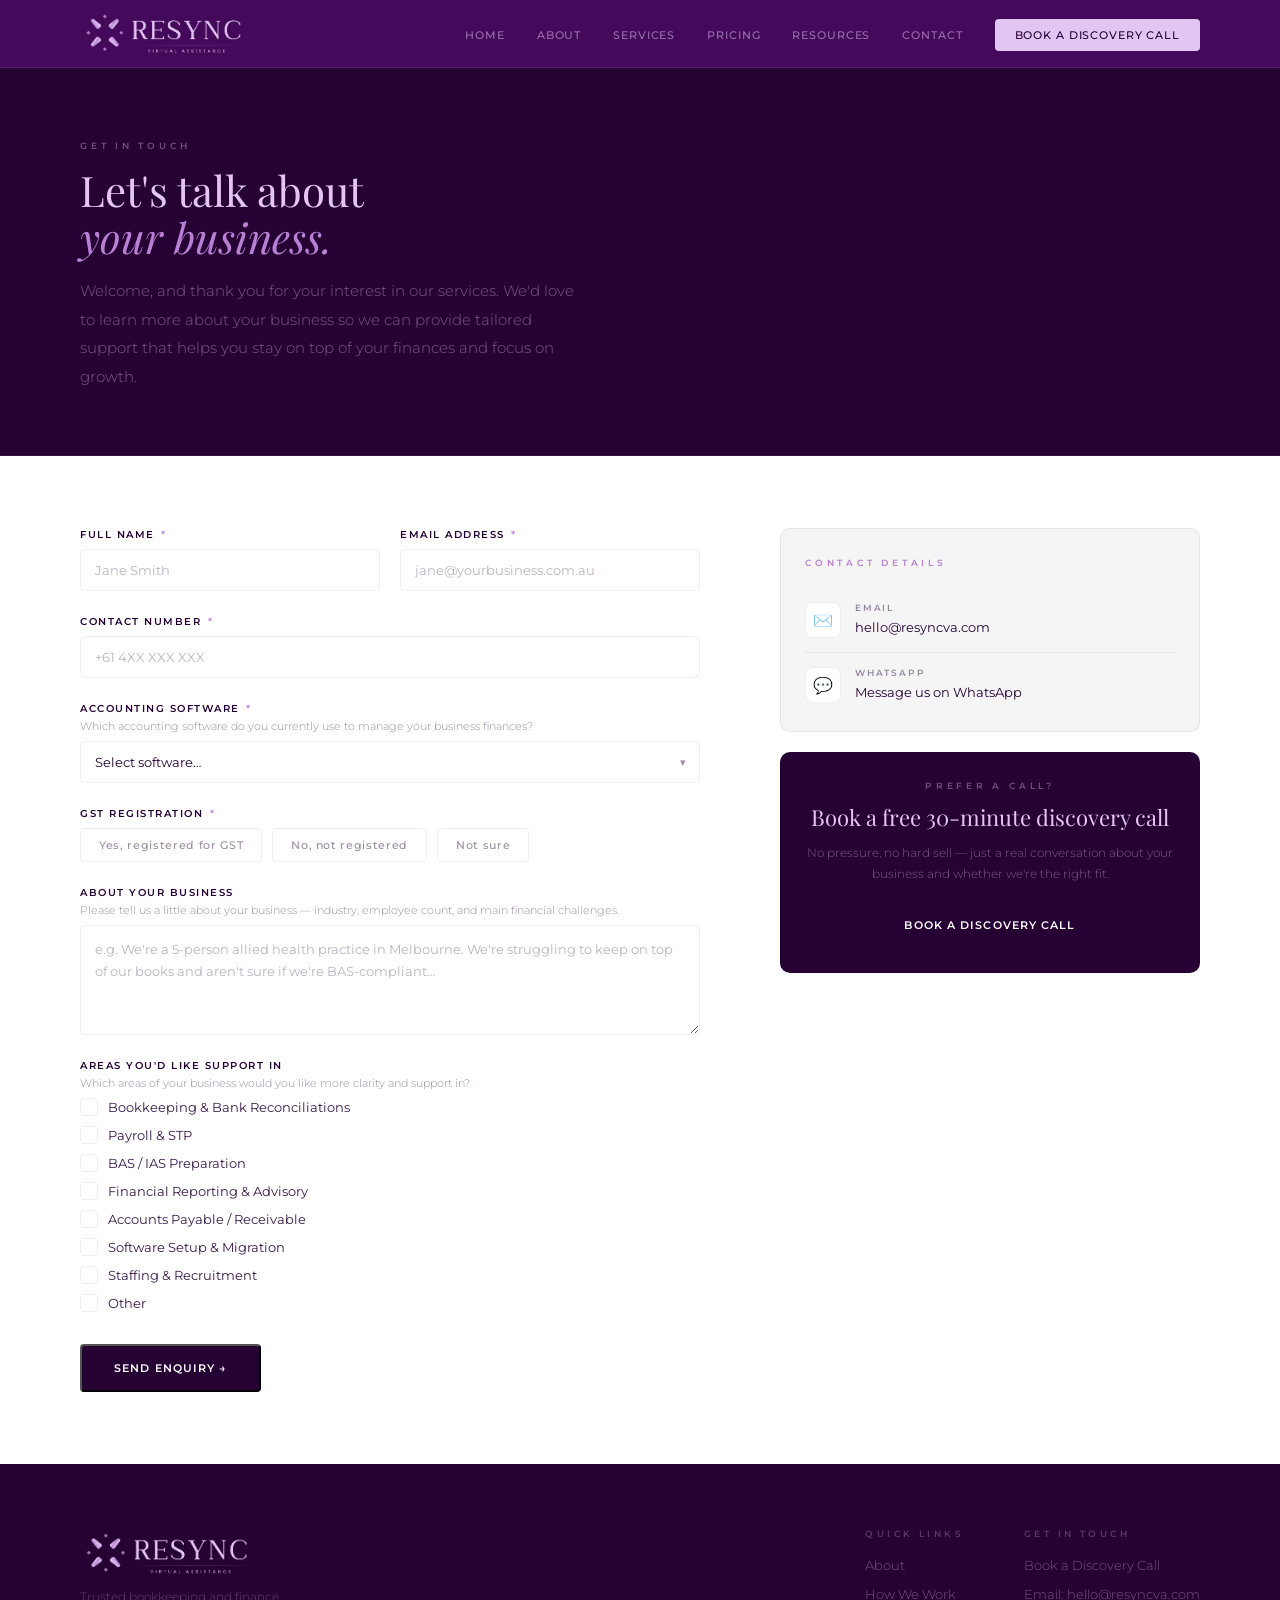
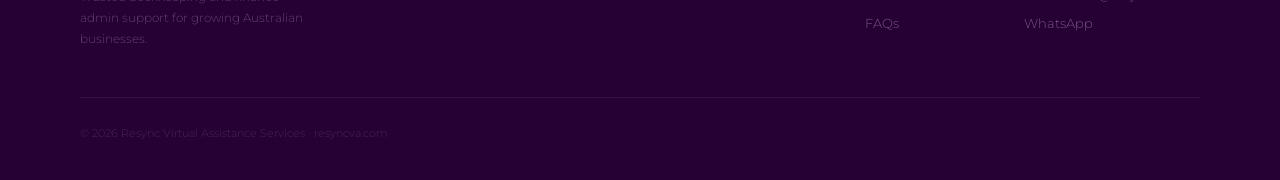
<file: contact.html>
<!DOCTYPE html>
<html lang="en">
<head>
<meta charset="UTF-8">
<meta name="viewport" content="width=device-width, initial-scale=1.0">
<title>Contact Us — Resync VA</title>
<meta name="description" content="Get in touch with Resync VA — trusted bookkeeping and finance support for growing Australian businesses.">
<meta property="og:title" content="Contact Us — Resync VA">
<meta property="og:description" content="Get in touch with Resync VA — trusted bookkeeping and finance support for growing Australian businesses.">
<meta property="og:image" content="https://resyncva.com/images/logo.png">
<meta property="og:url" content="https://resyncva.com/contact.html">
<meta property="og:type" content="website">
<meta name="twitter:card" content="summary">
<meta name="twitter:title" content="Contact Us — Resync VA">
<meta name="twitter:description" content="Get in touch with Resync VA — trusted bookkeeping and finance support for growing Australian businesses.">
<meta name="twitter:image" content="https://resyncva.com/images/logo.png">
<link href="https://fonts.googleapis.com/css2?family=Playfair+Display:ital,wght@0,400;0,500;0,600;1,400;1,500&family=Montserrat:wght@300;400;500;600&display=swap" rel="stylesheet">
<link rel="icon" href="images/favicon.ico" type="image/x-icon">
<link rel="stylesheet" href="css/styles.css">
<style>
  /* ── Contact page specific styles ── */
  .contact-hero {
    background: var(--plum);
    padding: 72px 80px 64px;
    border-bottom: 1px solid rgba(226,197,243,0.08);
  }
  .contact-hero .tag { color: rgba(226,197,243,0.4); }
  .contact-hero .heading { color: var(--lav); margin-bottom: 16px; }
  .contact-hero .subtext { color: rgba(226,197,243,0.45); margin-top: 0; }

  .contact-body {
    display: grid;
    grid-template-columns: 1fr 420px;
    gap: 80px;
    padding: 72px 80px;
    align-items: start;
    background: var(--white);
  }

  /* Form */
  .contact-form { display: flex; flex-direction: column; gap: 24px; }

  .form-row { display: grid; grid-template-columns: 1fr 1fr; gap: 20px; }

  .form-group { display: flex; flex-direction: column; gap: 8px; }

  .form-label {
    font-size: 10px;
    font-weight: 600;
    letter-spacing: 0.15em;
    text-transform: uppercase;
    color: var(--plum);
  }

  .form-label span {
    color: var(--accent);
    margin-left: 2px;
  }

  .form-hint {
    font-size: 11px;
    font-weight: 300;
    color: var(--muted);
    margin-top: -4px;
  }

  .form-input,
  .form-select,
  .form-textarea {
    font-family: var(--sans);
    font-size: 13px;
    font-weight: 400;
    color: var(--plum);
    background: var(--white);
    border: 1.5px solid var(--border);
    border-radius: 6px;
    padding: 12px 14px;
    outline: none;
    transition: border-color 0.2s, box-shadow 0.2s;
    width: 100%;
    appearance: none;
    -webkit-appearance: none;
  }

  .form-input::placeholder,
  .form-textarea::placeholder { color: rgba(38,1,52,0.3); }

  .form-input:focus,
  .form-select:focus,
  .form-textarea:focus {
    border-color: var(--accent);
    box-shadow: 0 0 0 3px rgba(184,127,212,0.12);
  }

  .form-textarea { resize: vertical; min-height: 110px; line-height: 1.7; }

  .form-select-wrap { position: relative; }
  .form-select-wrap::after {
    content: '▾';
    position: absolute;
    right: 14px;
    top: 50%;
    transform: translateY(-50%);
    color: var(--muted);
    font-size: 11px;
    pointer-events: none;
  }

  /* Quick-select (GST) */
  .quick-select { display: flex; gap: 10px; flex-wrap: wrap; }

  .quick-select input[type="radio"] { display: none; }

  .quick-select label {
    font-size: 11px;
    font-weight: 500;
    letter-spacing: 0.06em;
    color: var(--muted);
    border: 1.5px solid var(--border);
    border-radius: 4px;
    padding: 9px 18px;
    cursor: pointer;
    transition: border-color 0.2s, color 0.2s, background 0.2s;
    user-select: none;
  }

  .quick-select input[type="radio"]:checked + label {
    border-color: var(--accent);
    color: var(--plum);
    background: rgba(184,127,212,0.08);
  }

  /* Checkbox multi-select */
  .check-multi { display: flex; flex-direction: column; gap: 10px; }

  .check-multi-item { display: flex; align-items: center; gap: 10px; cursor: pointer; }

  .check-multi-item input[type="checkbox"] { display: none; }

  .check-box {
    width: 18px;
    height: 18px;
    border: 1.5px solid var(--border);
    border-radius: 4px;
    flex-shrink: 0;
    display: flex;
    align-items: center;
    justify-content: center;
    transition: border-color 0.2s, background 0.2s;
  }

  .check-box::after {
    content: '✓';
    font-size: 10px;
    font-weight: 700;
    color: var(--white);
    display: none;
  }

  .check-multi-item input[type="checkbox"]:checked ~ .check-box {
    background: var(--accent);
    border-color: var(--accent);
  }

  .check-multi-item input[type="checkbox"]:checked ~ .check-box::after { display: block; }

  .check-multi-label {
    font-size: 13px;
    font-weight: 400;
    color: var(--text);
  }

  /* Submit */
  .form-submit { margin-top: 8px; }
  .form-submit .btn-dark { padding: 15px 32px; font-size: 11px; }

  /* Success state */
  .contact-success {
    display: none;
    text-align: center;
    padding: 60px 20px;
  }
  .contact-success.visible { display: block; }
  .success-icon { font-size: 48px; margin-bottom: 20px; }
  .success-head {
    font-family: var(--serif);
    font-size: 32px;
    font-weight: 400;
    color: var(--plum);
    margin-bottom: 12px;
  }
  .success-body {
    font-size: 14px;
    font-weight: 300;
    color: var(--muted);
    line-height: 1.8;
    margin-bottom: 28px;
  }

  /* Sidebar */
  .contact-sidebar { display: flex; flex-direction: column; gap: 20px; }

  .contact-info-card {
    background: var(--soft);
    border: 1px solid var(--border);
    border-radius: 10px;
    padding: 28px 24px;
  }

  .contact-info-card .tag { margin-bottom: 20px; }

  .contact-info-item {
    display: flex;
    align-items: flex-start;
    gap: 14px;
    padding: 14px 0;
    border-bottom: 1px solid var(--border);
  }
  .contact-info-item:last-child { border-bottom: none; padding-bottom: 0; }

  .contact-info-icon {
    width: 36px;
    height: 36px;
    border-radius: 8px;
    background: var(--white);
    border: 1px solid var(--border);
    display: flex;
    align-items: center;
    justify-content: center;
    font-size: 16px;
    flex-shrink: 0;
  }

  .contact-info-label {
    font-size: 9px;
    font-weight: 600;
    letter-spacing: 0.2em;
    text-transform: uppercase;
    color: var(--muted);
    margin-bottom: 4px;
  }

  .contact-info-value {
    font-size: 13px;
    font-weight: 400;
    color: var(--plum);
    text-decoration: none;
  }
  .contact-info-value:hover { color: var(--accent); }

  .contact-booking-card {
    background: var(--plum);
    border-radius: 10px;
    padding: 28px 24px;
    text-align: center;
  }
  .contact-booking-card .tag { color: rgba(226,197,243,0.4); margin-bottom: 12px; }
  .booking-head {
    font-family: var(--serif);
    font-size: 22px;
    font-weight: 400;
    color: var(--lav);
    line-height: 1.3;
    margin-bottom: 10px;
  }
  .booking-body {
    font-size: 12px;
    font-weight: 300;
    color: rgba(226,197,243,0.45);
    line-height: 1.8;
    margin-bottom: 20px;
  }

  /* Responsive */
  @media (max-width: 1024px) {
    .contact-hero { padding: 60px 40px 52px; }
    .contact-body { padding: 60px 40px; grid-template-columns: 1fr; gap: 48px; }
  }

  @media (max-width: 768px) {
    .contact-hero { padding: 48px 20px 40px; }
    .contact-body { padding: 40px 20px; gap: 40px; }
    .form-row { grid-template-columns: 1fr; gap: 24px; }
  }
</style>
</head>
<body>

<!-- NAV -->
<div class="nav-overlay" id="navOverlay"></div>
<nav>
  <div class="nav-brand">
    <img src="images/logo.png" alt="Resync Virtual Assistance" class="nav-logo">
  </div>
  <button class="nav-toggle" aria-label="Toggle menu">&#9776;</button>
  <ul class="nav-links">
    <li><a href="index.html">Home</a></li>
    <li><a href="index.html#about">About</a></li>
    <li><a href="services.html">Services</a></li>
    <li><a href="pricing.html">Pricing</a></li>
    <li><a href="resources.html">Resources</a></li>
    <li><a href="contact.html" class="active">Contact</a></li>
    <li><a href="#" data-booking-link class="nav-cta">Book a Discovery Call</a></li>
  </ul>
</nav>

<!-- HERO -->
<div class="contact-hero">
  <span class="tag">Get in Touch</span>
  <h1 class="heading">Let's talk about<br><em>your business.</em></h1>
  <p class="subtext">Welcome, and thank you for your interest in our services. We'd love to learn more about your business so we can provide tailored support that helps you stay on top of your finances and focus on growth.</p>
</div>

<!-- BODY -->
<div class="contact-body">

  <!-- FORM -->
  <div>
    <form class="contact-form" id="contactForm" action="https://hook.eu1.make.com/d7lkzajqpenknm1b7hhs3r8wdcv7wuu1" method="POST">

      <div class="form-row">
        <div class="form-group">
          <label class="form-label" for="name">Full Name <span>*</span></label>
          <input class="form-input" type="text" id="name" name="name" placeholder="Jane Smith" required>
        </div>
        <div class="form-group">
          <label class="form-label" for="email">Email Address <span>*</span></label>
          <input class="form-input" type="email" id="email" name="email" placeholder="jane@yourbusiness.com.au" required>
        </div>
      </div>

      <div class="form-group">
        <label class="form-label" for="phone">Contact Number <span>*</span></label>
        <input class="form-input" type="tel" id="phone" name="phone" placeholder="+61 4XX XXX XXX" required>
      </div>

      <div class="form-group">
        <label class="form-label" for="software">Accounting Software <span>*</span></label>
        <p class="form-hint">Which accounting software do you currently use to manage your business finances?</p>
        <div class="form-select-wrap">
          <select class="form-select" id="software" name="software" required>
            <option value="" disabled selected>Select software…</option>
            <option>Xero</option>
            <option>MYOB</option>
            <option>QuickBooks</option>
            <option>Reckon</option>
            <option>Sage</option>
            <option>Spreadsheets only</option>
            <option>None / Not set up yet</option>
            <option>Other</option>
          </select>
        </div>
      </div>

      <div class="form-group" id="otherSoftwareGroup" style="display:none;">
        <label class="form-label" for="otherSoftware">Please specify</label>
        <input class="form-input" type="text" id="otherSoftware" name="other_software" placeholder="Software name…">
      </div>

      <div class="form-group">
        <label class="form-label">GST Registration <span>*</span></label>
        <div class="quick-select">
          <input type="radio" name="gst" id="gst-yes" value="Yes" required>
          <label for="gst-yes">Yes, registered for GST</label>
          <input type="radio" name="gst" id="gst-no" value="No">
          <label for="gst-no">No, not registered</label>
          <input type="radio" name="gst" id="gst-unsure" value="Not sure">
          <label for="gst-unsure">Not sure</label>
        </div>
      </div>

      <div class="form-group">
        <label class="form-label" for="business">About Your Business</label>
        <p class="form-hint">Please tell us a little about your business — industry, employee count, and main financial challenges.</p>
        <textarea class="form-textarea" id="business" name="business" placeholder="e.g. We're a 5-person allied health practice in Melbourne. We're struggling to keep on top of our books and aren't sure if we're BAS-compliant…"></textarea>
      </div>

      <div class="form-group">
        <label class="form-label">Areas You'd Like Support In</label>
        <p class="form-hint">Which areas of your business would you like more clarity and support in?</p>
        <div class="check-multi">
          <label class="check-multi-item">
            <input type="checkbox" name="support_areas" value="Bookkeeping & Bank Reconciliations">
            <span class="check-box"></span>
            <span class="check-multi-label">Bookkeeping & Bank Reconciliations</span>
          </label>
          <label class="check-multi-item">
            <input type="checkbox" name="support_areas" value="Payroll & STP">
            <span class="check-box"></span>
            <span class="check-multi-label">Payroll & STP</span>
          </label>
          <label class="check-multi-item">
            <input type="checkbox" name="support_areas" value="BAS / IAS Preparation">
            <span class="check-box"></span>
            <span class="check-multi-label">BAS / IAS Preparation</span>
          </label>
          <label class="check-multi-item">
            <input type="checkbox" name="support_areas" value="Financial Reporting & Advisory">
            <span class="check-box"></span>
            <span class="check-multi-label">Financial Reporting & Advisory</span>
          </label>
          <label class="check-multi-item">
            <input type="checkbox" name="support_areas" value="Accounts Payable / Receivable">
            <span class="check-box"></span>
            <span class="check-multi-label">Accounts Payable / Receivable</span>
          </label>
          <label class="check-multi-item">
            <input type="checkbox" name="support_areas" value="Software Setup & Migration">
            <span class="check-box"></span>
            <span class="check-multi-label">Software Setup & Migration</span>
          </label>
          <label class="check-multi-item">
            <input type="checkbox" name="support_areas" value="Staffing & Recruitment">
            <span class="check-box"></span>
            <span class="check-multi-label">Staffing & Recruitment</span>
          </label>
          <label class="check-multi-item">
            <input type="checkbox" name="support_areas" value="Other" id="otherAreaCheck">
            <span class="check-box"></span>
            <span class="check-multi-label">Other</span>
          </label>
        </div>
      </div>

      <div class="form-group" id="otherAreaGroup" style="display:none;">
        <label class="form-label" for="otherArea">Please specify</label>
        <input class="form-input" type="text" id="otherArea" name="other_area" placeholder="Describe what you need…">
      </div>

      <div class="form-submit">
        <button type="submit" class="btn btn-dark">Send Enquiry →</button>
      </div>

    </form>

    <!-- Success state -->
    <div class="contact-success" id="contactSuccess">
      <div class="success-icon">✅</div>
      <h2 class="success-head">Thank you.</h2>
      <p class="success-body">We appreciate you taking the time to complete this form.<br>We'll be in touch shortly.</p>
      <a href="contact.html" class="btn btn-dark">Submit another enquiry</a>
    </div>
  </div>

  <!-- SIDEBAR -->
  <div class="contact-sidebar">

    <div class="contact-info-card">
      <span class="tag">Contact Details</span>
      <div class="contact-info-item">
        <div class="contact-info-icon">✉️</div>
        <div>
          <div class="contact-info-label">Email</div>
          <a href="mailto:hello@resyncva.com" class="contact-info-value">hello@resyncva.com</a>
        </div>
      </div>
      <div class="contact-info-item">
        <div class="contact-info-icon">💬</div>
        <div>
          <div class="contact-info-label">WhatsApp</div>
          <a href="#" data-whatsapp-link class="contact-info-value">Message us on WhatsApp</a>
        </div>
      </div>

    </div>

    <div class="contact-booking-card">
      <span class="tag">Prefer a call?</span>
      <h3 class="booking-head">Book a free 30-minute discovery call</h3>
      <p class="booking-body">No pressure, no hard sell — just a real conversation about your business and whether we're the right fit.</p>
      <a href="#" data-booking-link class="btn btn-dark" style="width:100%;text-align:center;display:block;">Book a Discovery Call</a>
    </div>

  </div>

</div>

<!-- FOOTER -->
<footer>
  <div class="footer-top">
    <div>
      <img src="images/logo-footer.png" alt="Resync Virtual Assistance" class="footer-logo">
      <p class="footer-tagline">Trusted bookkeeping and finance admin support for growing Australian businesses.</p>
    </div>
    <div>
      <div class="footer-col-head">Quick Links</div>
      <ul class="footer-links">
        <li><a href="index.html#about">About</a></li>
        <li><a href="index.html#how">How We Work</a></li>
        <li><a href="index.html#faq">FAQs</a></li>
      </ul>
    </div>
    <div>
      <div class="footer-col-head">Get in Touch</div>
      <ul class="footer-links">
        <li><a href="#" data-booking-link>Book a Discovery Call</a></li>
        <li><a href="mailto:hello@resyncva.com">Email: hello@resyncva.com</a></li>
        <li><a href="#" data-whatsapp-link>WhatsApp</a></li>
      </ul>
    </div>
  </div>
  <div class="footer-bottom">
    <div class="footer-copy">© 2026 Resync Virtual Assistance Services · resyncva.com</div>
  </div>
</footer>

<script src="config.js"></script>
<script src="js/main.js"></script>
<script>
  // Show "Other software" field conditionally
  document.getElementById('software').addEventListener('change', function () {
    document.getElementById('otherSoftwareGroup').style.display =
      this.value === 'Other' ? 'flex' : 'none';
  });

  // Show "Other area" field conditionally
  document.getElementById('otherAreaCheck').addEventListener('change', function () {
    document.getElementById('otherAreaGroup').style.display =
      this.checked ? 'flex' : 'none';
  });

  // Handle form submission — show success state
  document.getElementById('contactForm').addEventListener('submit', async function (e) {
    e.preventDefault();
    const form = this;
    const data = new FormData(form);
    try {
      const res = await fetch(SITE_CONFIG.formWebhook, {
        method: 'POST',
        body: data,
        headers: { 'Accept': 'application/json' }
      });
      if (res.ok) {
        form.style.display = 'none';
        document.getElementById('contactSuccess').classList.add('visible');
      } else {
        alert('Something went wrong. Please email us directly at hello@resyncva.com');
      }
    } catch {
      alert('Something went wrong. Please email us directly at hello@resyncva.com');
    }
  });
</script>
</body>
</html>
</file>
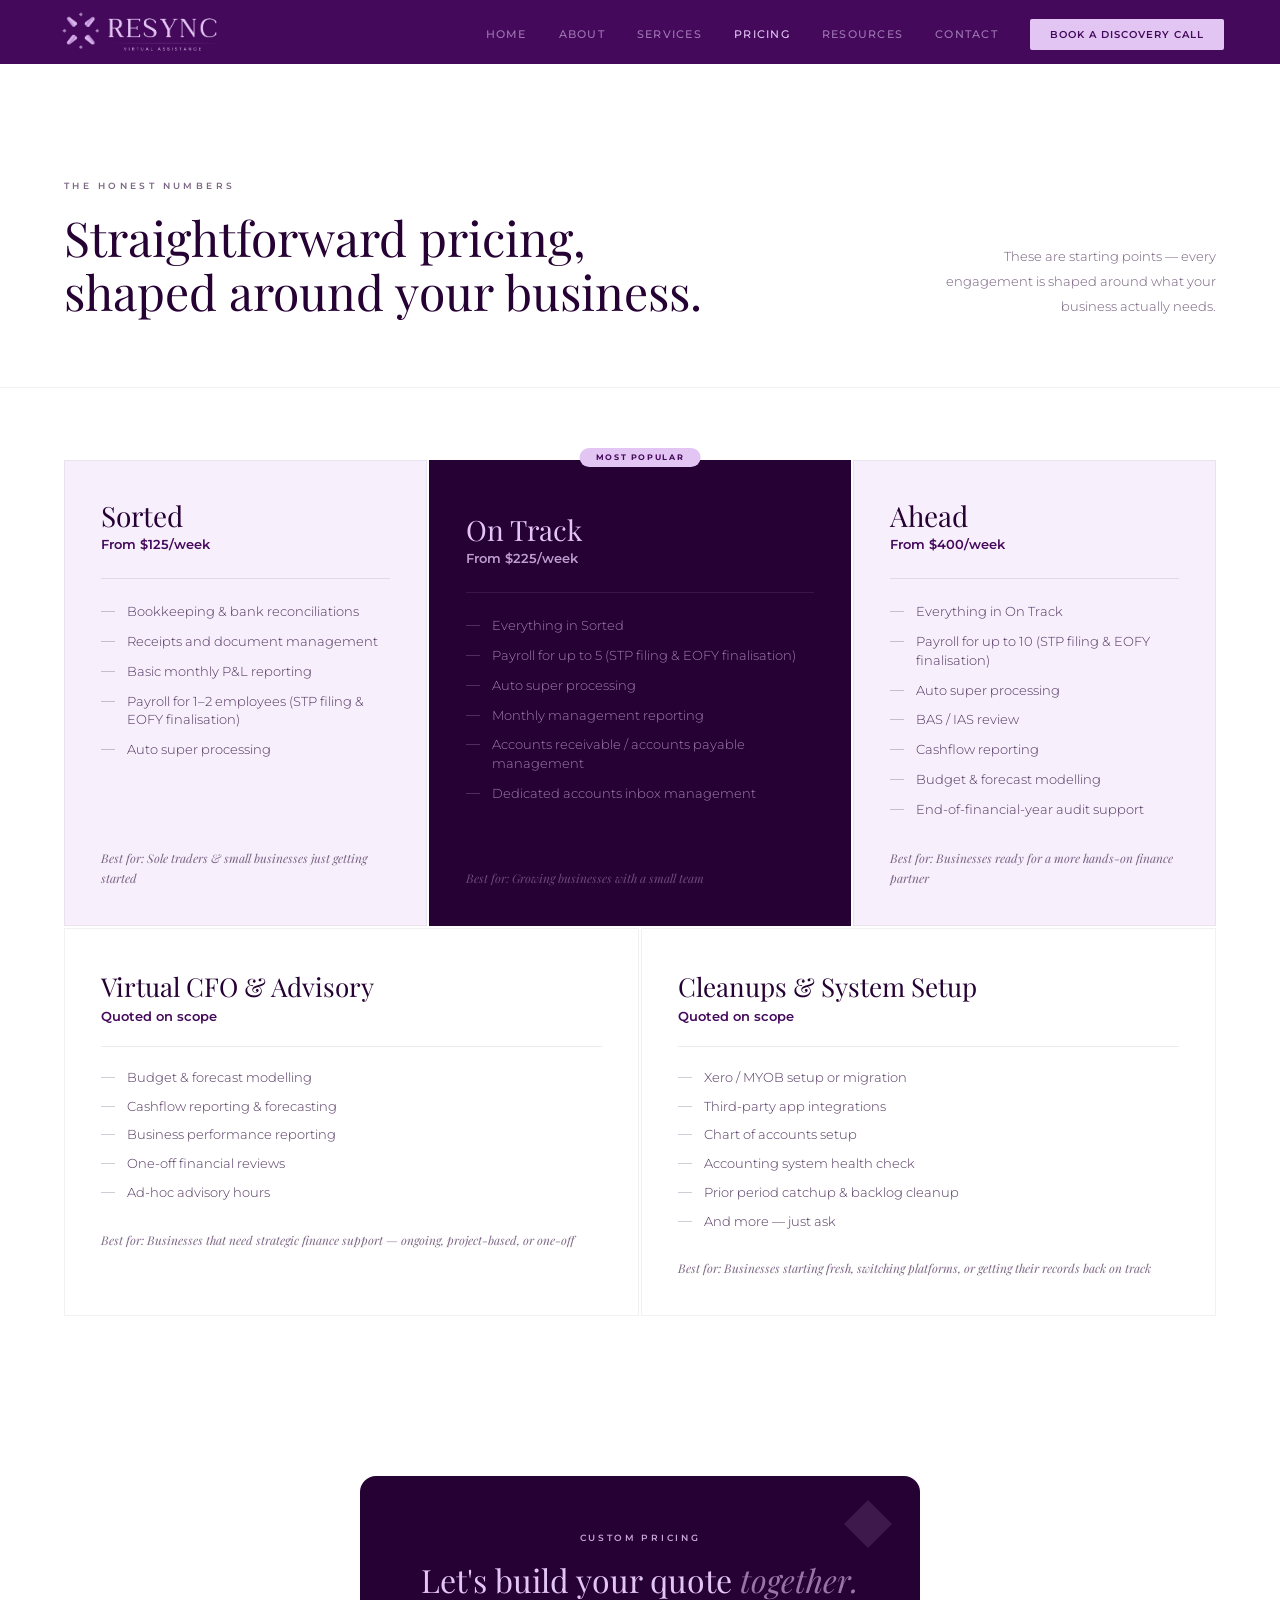
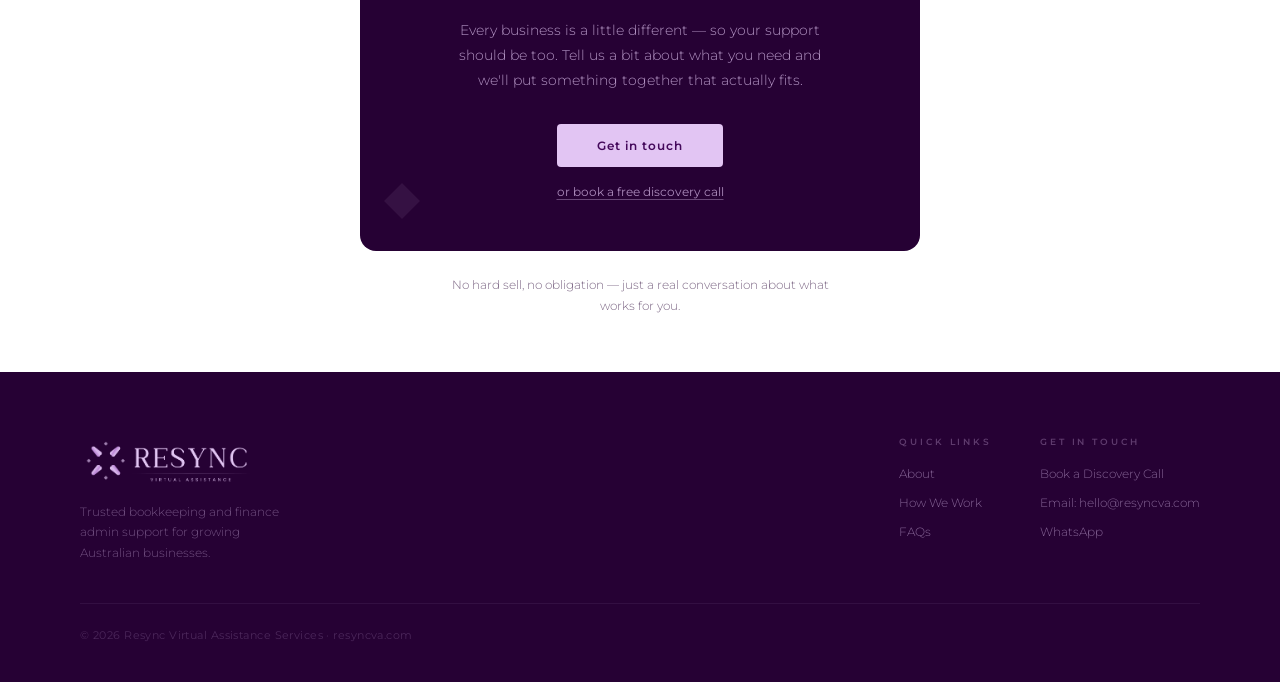
<file: pricing.html>
<!DOCTYPE html>
<html lang="en">
<head>
<meta charset="UTF-8">
<meta name="viewport" content="width=device-width, initial-scale=1.0">
<title>Pricing — Resync VA</title>
<meta name="description" content="Straightforward pricing shaped around your business. Bookkeeping, payroll, and finance support for Australian businesses.">
<link href="https://fonts.googleapis.com/css2?family=Playfair+Display:ital,wght@0,400;0,500;0,600;1,400;1,500&family=Montserrat:wght@300;400;500;600&display=swap" rel="stylesheet">
<style>

:root {
  --plum:   #260134;
  --purple: #44095b;
  --lav:    #e2c5f3;
  --white:  #ffffff;
  --light:  #f7f0fc;
  --ink:    #1a0124;
  --serif: 'Playfair Display', Georgia, serif;
  --sans:  'Montserrat', Arial, sans-serif;
}

*, *::before, *::after { margin: 0; padding: 0; box-sizing: border-box; }
html { scroll-behavior: smooth; }
body { font-family: var(--sans); background: var(--white); color: var(--plum); overflow-x: hidden; padding-top: 64px; }

/* ── NAV ── */
nav {
  position: fixed; top: 0; left: 0; right: 0; z-index: 100;
  background: var(--purple); padding: 0 56px; height: 64px;
  display: flex; align-items: center; justify-content: space-between;
}
.nav-logo { display: flex; align-items: center; gap: 12px; text-decoration: none; }
.nav-logo { height: 50px; width: auto; display: block; }
.nav-logo-icon { width: 28px; height: 28px; }
.nav-wordmark { font-family: var(--serif); font-size: 18px; font-weight: 400; letter-spacing: 0.16em; color: var(--lav); text-transform: uppercase; }
.nav-sub { font-size: 6.5px; letter-spacing: 0.32em; color: rgba(226,197,243,0.38); text-transform: uppercase; display: block; margin-top: 1px; }
.nav-links { display: flex; align-items: center; gap: 32px; list-style: none; }
.nav-links a { font-size: 10.5px; font-weight: 500; letter-spacing: 0.12em; text-transform: uppercase; color: rgba(226,197,243,0.58); text-decoration: none; transition: color 0.2s; }
.nav-links a:hover, .nav-links a.active { color: var(--lav); }
.nav-cta { font-size: 10px !important; font-weight: 600 !important; color: var(--purple) !important; background: var(--lav); padding: 9px 20px !important; border-radius: 2px; letter-spacing: 0.1em !important; }
.nav-cta:hover { opacity: 0.88; }

/* ── HEADER ── */
.pricing-header {
  padding: 116px 64px 68px;
  background: var(--white);
  border-bottom: 1px solid rgba(38,1,52,0.06);
  animation: fadeUp 0.85s cubic-bezier(.16,1,.3,1) both;
}

@keyframes fadeUp {
  from { opacity: 0; transform: translateY(22px); }
  to   { opacity: 1; transform: translateY(0); }
}

.header-inner {
  max-width: 1200px; margin: 0 auto;
  display: flex; justify-content: space-between; align-items: flex-end; gap: 80px;
}

.header-tag {
  font-size: 9px; font-weight: 600; letter-spacing: 0.38em;
  text-transform: uppercase; color: rgba(38,1,52,0.6);
  display: block; margin-bottom: 20px;
}

.header-heading {
  font-family: var(--serif);
  font-size: 48px; font-weight: 400; line-height: 1.12;
  color: var(--plum);
}

.header-right {
  flex-shrink: 0; max-width: 300px;
  font-size: 13px; font-weight: 300; line-height: 1.9;
  color: rgba(38,1,52,0.65); text-align: right;
}

/* ── PRICING SECTION ── */
.pricing-main {
  padding: 72px 64px 88px;
  background: var(--white);
}

.pricing-inner { max-width: 1200px; margin: 0 auto; }

/* 3-col tiers */
.tier-grid {
  display: grid;
  grid-template-columns: 1fr 1.16fr 1fr;
  gap: 2px;
  margin-bottom: 2px;
  align-items: stretch;
}

.tier-card {
  background: var(--light);
  padding: 40px 36px 36px;
  border: 1px solid rgba(38,1,52,0.06);
  position: relative;
  display: flex;
  flex-direction: column;
}

.t-list { flex: 1; }

.tier-card.featured {
  background: var(--plum);
  border-color: transparent;
  padding-top: 54px;
}

.popular-pill {
  position: absolute; top: -13px; left: 50%; transform: translateX(-50%);
  font-size: 7.5px; font-weight: 700; letter-spacing: 0.22em;
  text-transform: uppercase;
  background: var(--lav); color: var(--purple);
  padding: 5px 16px; border-radius: 20px; white-space: nowrap;
}

.t-name {
  font-family: var(--serif);
  font-size: 28px; font-weight: 400;
  color: var(--plum); line-height: 1.1; margin-bottom: 5px;
}
.featured .t-name { color: var(--lav); }

.t-price {
  font-size: 13px; font-weight: 600;
  color: var(--purple); margin-bottom: 26px;
}
.featured .t-price { color: var(--lav); opacity: 0.8; }

.t-rule { height: 1px; background: rgba(38,1,52,0.1); margin-bottom: 24px; }
.featured .t-rule { background: rgba(226,197,243,0.1); }

.t-list { list-style: none; display: flex; flex-direction: column; gap: 11px; margin-bottom: 30px; }

.t-item {
  display: flex; align-items: flex-start; gap: 12px;
  font-size: 12.5px; font-weight: 300; line-height: 1.5;
  color: rgba(38,1,52,0.8);
}
.featured .t-item { color: rgba(226,197,243,0.65); }

.t-dash { flex-shrink: 0; width: 14px; height: 1px; background: rgba(38,1,52,0.22); margin-top: 8px; }
.featured .t-dash { background: rgba(226,197,243,0.22); }

.t-best {
  font-family: var(--serif); font-style: italic;
  font-size: 12px; color: rgba(38,1,52,0.6); line-height: 1.65;
}
.featured .t-best { color: rgba(226,197,243,0.38); }

/* 2-col add-ons */
.addons-grid { display: grid; grid-template-columns: 1fr 1fr; gap: 2px; }

.addon-card {
  background: var(--white);
  border: 1px solid rgba(38,1,52,0.06);
  padding: 40px 36px 36px;
}

.a-name {
  font-family: var(--serif);
  font-size: 26px; font-weight: 400;
  color: var(--plum); margin-bottom: 5px;
}

.a-price { font-size: 12.5px; font-weight: 600; color: var(--purple); margin-bottom: 22px; }

.a-rule { height: 1px; background: rgba(38,1,52,0.08); margin-bottom: 22px; }

.a-list { list-style: none; display: flex; flex-direction: column; gap: 10px; margin-bottom: 28px; }

.a-item {
  display: flex; align-items: flex-start; gap: 12px;
  font-size: 12.5px; font-weight: 300; line-height: 1.5;
  color: rgba(38,1,52,0.8);
}

.a-dash { flex-shrink: 0; width: 14px; height: 1px; background: rgba(38,1,52,0.2); margin-top: 8px; }

.a-best {
  font-family: var(--serif); font-style: italic;
  font-size: 12px; color: rgba(38,1,52,0.6); line-height: 1.65;
}

/* ── CTA BAND ── */
.cta-band {
  background: var(--purple); padding: 80px 64px;
  display: flex; align-items: center; justify-content: space-between; gap: 48px;
  position: relative; overflow: hidden;
}
.cta-band::before {
  content: ''; position: absolute; inset: 0;
  background-image: radial-gradient(rgba(226,197,243,0.04) 1px, transparent 1px);
  background-size: 24px 24px; pointer-events: none;
}
.cta-band::after {
  content: ''; position: absolute; width: 500px; height: 500px; border-radius: 50%;
  background: radial-gradient(circle, rgba(38,1,52,0.4) 0%, transparent 65%);
  right: -120px; top: 50%; transform: translateY(-50%); pointer-events: none;
}
.cta-text { position: relative; z-index: 2; }
.cta-tag {
  font-size: 9px; font-weight: 600; letter-spacing: 0.38em; text-transform: uppercase;
  color: rgba(226,197,243,0.65); display: block; margin-bottom: 14px;
}
.cta-heading {
  font-family: var(--serif); font-size: 34px; font-weight: 400;
  line-height: 1.2; color: var(--lav); max-width: 440px;
}
.cta-sub {
  font-size: 13px; font-weight: 300; line-height: 1.8;
  color: rgba(226,197,243,0.75); margin-top: 10px; max-width: 420px;
}
.cta-actions { display: flex; gap: 14px; flex-shrink: 0; position: relative; z-index: 2; }
.btn-primary {
  font-size: 10.5px; font-weight: 600; letter-spacing: 0.12em; text-transform: uppercase;
  color: var(--purple); background: var(--lav); padding: 14px 28px; border-radius: 2px;
  text-decoration: none; transition: opacity 0.2s; white-space: nowrap;
}
.btn-primary:hover { opacity: 0.88; }
.btn-ghost {
  font-size: 10.5px; font-weight: 500; letter-spacing: 0.12em; text-transform: uppercase;
  color: rgba(226,197,243,0.6); border: 1px solid rgba(226,197,243,0.18);
  padding: 14px 28px; border-radius: 2px; text-decoration: none;
  transition: border-color 0.2s, color 0.2s; white-space: nowrap;
}
.btn-ghost:hover { border-color: rgba(226,197,243,0.45); color: var(--lav); }

/* ── FOOTER ── */
footer { background: #260134; padding: 64px 80px 40px; }
.footer-logo { height: 52px; width: auto; display: block; margin-bottom: 14px; }
.footer-tagline { font-size: 12px; font-weight: 300; color: rgba(226,197,243,0.4); max-width: 220px; line-height: 1.7; }
.footer-top { display: grid; grid-template-columns: 1fr auto auto; gap: 48px; padding-bottom: 40px; border-bottom: 1px solid rgba(226,197,243,0.07); }
.footer-col-head { font-size: 9px; font-weight: 600; letter-spacing: 0.32em; text-transform: uppercase; color: rgba(226,197,243,0.3); margin-bottom: 16px; }
.footer-links { list-style: none; display: flex; flex-direction: column; gap: 10px; }
.footer-links a { font-size: 12px; font-weight: 300; color: rgba(226,197,243,0.5); text-decoration: none; transition: color 0.2s; }
.footer-links a:hover { color: rgba(226,197,243,0.9); }
.footer-bottom { padding-top: 24px; }
.footer-copy { font-size: 11px; color: rgba(226,197,243,0.2); letter-spacing: 0.04em; }

/* ── CUSTOM PRICING CTA ── */
.cta-section {
  background: var(--white);
  padding: 72px 64px 56px;
  display: flex; flex-direction: column; align-items: center;
}

.cta-rule-row {
  display: flex; align-items: center; gap: 20px;
  width: 100%; max-width: 560px; margin-bottom: 36px;
}

.cta-rule-line {
  flex: 1; height: 1px; background: rgba(38,1,52,0.1);
}

.cta-rule-text {
  font-size: 8.5px; font-weight: 600; letter-spacing: 0.3em;
  text-transform: uppercase; color: rgba(38,1,52,0.3);
  white-space: nowrap;
}

.cta-card {
  background: var(--plum);
  border-radius: 16px;
  padding: 56px 48px 52px;
  max-width: 560px; width: 100%;
  text-align: center;
  position: relative; overflow: hidden;
}

.cta-diamond {
  position: absolute; pointer-events: none;
}

.cta-diamond-tr { width: 48px; height: 48px; top: 24px; right: 28px; }
.cta-diamond-bl { width: 36px; height: 36px; bottom: 32px; left: 24px; }

.cta-card-tag {
  font-size: 9px; font-weight: 600; letter-spacing: 0.3em;
  text-transform: uppercase; color: var(--lav); opacity: 0.85;
  display: block; margin-bottom: 18px;
}

.cta-card-heading {
  font-family: var(--serif);
  font-size: 32px; font-weight: 400; line-height: 1.2;
  color: var(--lav); margin-bottom: 18px;
}

.cta-card-heading em {
  font-style: italic; color: rgba(226,197,243,0.6);
}

.cta-card-body {
  font-size: 13.5px; font-weight: 300; line-height: 1.85;
  color: rgba(226,197,243,0.75); max-width: 380px; margin: 0 auto 32px;
}

.cta-card-btn {
  display: inline-block;
  font-size: 12px; font-weight: 600; letter-spacing: 0.08em;
  color: var(--purple); background: var(--lav);
  padding: 14px 40px; border-radius: 4px;
  text-decoration: none; transition: opacity 0.2s;
  margin-bottom: 18px;
}

.cta-card-btn:hover { opacity: 0.88; }

.cta-card-link {
  display: block;
  font-size: 11.5px; font-weight: 400;
  color: rgba(226,197,243,0.7);
  text-decoration: underline; text-underline-offset: 3px;
  text-decoration-color: rgba(226,197,243,0.35);
  transition: color 0.2s;
}

.cta-card-link:hover { color: rgba(226,197,243,0.7); }

.cta-footnote {
  font-size: 11.5px; font-weight: 300; line-height: 1.75;
  color: rgba(38,1,52,0.6); text-align: center;
  max-width: 400px; margin-top: 24px;
}

/* ── SCROLL FADE-IN ── */
.fade-item { opacity: 0; transform: translateY(20px); }
.fade-item.visible { opacity: 1; transform: translateY(0); }

/* ── MOBILE NAV OVERLAY ── */
.nav-overlay {
  display: none; position: fixed; inset: 0;
  background: rgba(0,0,0,0.45);
  backdrop-filter: blur(2px); -webkit-backdrop-filter: blur(2px);
  z-index: 180;
}
.nav-overlay.open { display: block; }

/* ── MOBILE NAV TOGGLE ── */
.nav-toggle {
  display: none; background: none; border: none;
  color: var(--lav); font-size: 22px; cursor: pointer;
  padding: 8px; line-height: 1; z-index: 201; position: relative;
}

/* ── RESPONSIVE ── */
@media (max-width: 1024px) {
  .tier-grid { grid-template-columns: 1fr; }
  .addons-grid { grid-template-columns: 1fr; }
  .header-inner { flex-direction: column; align-items: flex-start; gap: 20px; }
  .header-right { text-align: left; max-width: 100%; }
}
@media (max-width: 768px) {
  nav { padding: 0 20px; z-index: 200; }
  .nav-toggle { display: block; }
  .nav-links {
    display: flex; position: fixed; top: 0; right: 0;
    width: 280px; height: 100vh; background: var(--purple);
    flex-direction: column; padding: 88px 28px 28px; gap: 0;
    border-left: 1px solid rgba(226,197,243,0.12);
    box-shadow: -8px 0 40px rgba(38,1,52,0.3);
    transform: translateX(100%); visibility: hidden;
    transition: transform 0.32s cubic-bezier(.16,1,.3,1), visibility 0.32s;
    z-index: 190; overflow-y: auto;
  }
  .nav-links.open { transform: translateX(0); visibility: visible; }
  .nav-links li { border-bottom: 1px solid rgba(226,197,243,0.08); }
  .nav-links li:last-child { border-bottom: none; }
  .nav-links a { display: block; padding: 14px 0; }
  .nav-links .nav-cta { margin-top: 16px; text-align: center; display: block; }
  .pricing-header { padding: 96px 28px 52px; }
  .header-heading { font-size: 34px; }
  .pricing-main { padding: 52px 28px 72px; }
  .cta-band { flex-direction: column; padding: 56px 28px; }
  .cta-actions { flex-direction: column; width: 100%; }
  .btn-primary, .btn-ghost { text-align: center; }
  footer { padding: 48px 28px 28px; }
  .footer-links { flex-wrap: wrap; justify-content: center; gap: 20px; }
}

</style>
</head>
<body>

<!-- NAV -->
<div class="nav-overlay" id="navOverlay"></div>
<nav>
  <div class="nav-brand">
    <a href="index.html"><img src="images/logo.png" alt="Resync Virtual Assistance" class="nav-logo"></a>
  </div>
  <button class="nav-toggle" aria-label="Toggle menu">&#9776;</button>
  <ul class="nav-links">
    <li><a href="index.html">Home</a></li>
    <li><a href="index.html#about">About</a></li>
    <li><a href="services.html">Services</a></li>
    <li><a href="pricing.html" class="active">Pricing</a></li>
    <li><a href="resources.html">Resources</a></li>
    <li><a href="contact.html">Contact</a></li>
    <li><a href="#" data-booking-link class="nav-cta">Book a Discovery Call</a></li>
  </ul>
</nav>


<!-- HEADER -->
<header class="pricing-header">
  <div class="header-inner">
    <div>
      <span class="header-tag">The honest numbers</span>
      <h1 class="header-heading">
        Straightforward pricing,<br>shaped around your business.
      </h1>
    </div>
    <p class="header-right">
      These are starting points — every engagement is shaped around what your business actually needs.
    </p>
  </div>
</header>


<!-- PRICING -->
<main class="pricing-main">
  <div class="pricing-inner">

    <!-- 3-col tier cards -->
    <div class="tier-grid">

      <!-- Sorted -->
      <div class="tier-card">
        <div class="t-name">Sorted</div>
        <div class="t-price">From $125/week</div>
        <div class="t-rule"></div>
        <ul class="t-list">
          <li class="t-item"><span class="t-dash"></span>Bookkeeping &amp; bank reconciliations</li>
          <li class="t-item"><span class="t-dash"></span>Receipts and document management</li>
          <li class="t-item"><span class="t-dash"></span>Basic monthly P&amp;L reporting</li>
          <li class="t-item"><span class="t-dash"></span>Payroll for 1–2 employees (STP filing &amp; EOFY finalisation)</li>
          <li class="t-item"><span class="t-dash"></span>Auto super processing</li>
        </ul>
        <div class="t-best">Best for: Sole traders &amp; small businesses just getting started</div>
      </div>

      <!-- On Track — featured -->
      <div class="tier-card featured">
        <span class="popular-pill">Most popular</span>
        <div class="t-name">On Track</div>
        <div class="t-price">From $225/week</div>
        <div class="t-rule"></div>
        <ul class="t-list">
          <li class="t-item"><span class="t-dash"></span>Everything in Sorted</li>
          <li class="t-item"><span class="t-dash"></span>Payroll for up to 5 (STP filing &amp; EOFY finalisation)</li>
          <li class="t-item"><span class="t-dash"></span>Auto super processing</li>
          <li class="t-item"><span class="t-dash"></span>Monthly management reporting</li>
          <li class="t-item"><span class="t-dash"></span>Accounts receivable / accounts payable management</li>
          <li class="t-item"><span class="t-dash"></span>Dedicated accounts inbox management</li>
        </ul>
        <div class="t-best">Best for: Growing businesses with a small team</div>
      </div>

      <!-- Ahead -->
      <div class="tier-card">
        <div class="t-name">Ahead</div>
        <div class="t-price">From $400/week</div>
        <div class="t-rule"></div>
        <ul class="t-list">
          <li class="t-item"><span class="t-dash"></span>Everything in On Track</li>
          <li class="t-item"><span class="t-dash"></span>Payroll for up to 10 (STP filing &amp; EOFY finalisation)</li>
          <li class="t-item"><span class="t-dash"></span>Auto super processing</li>
          <li class="t-item"><span class="t-dash"></span>BAS / IAS review</li>
          <li class="t-item"><span class="t-dash"></span>Cashflow reporting</li>
          <li class="t-item"><span class="t-dash"></span>Budget &amp; forecast modelling</li>
          <li class="t-item"><span class="t-dash"></span>End-of-financial-year audit support</li>
        </ul>
        <div class="t-best">Best for: Businesses ready for a more hands-on finance partner</div>
      </div>

    </div>

    <!-- 2-col add-on cards -->
    <div class="addons-grid">

      <div class="addon-card">
        <div class="a-name">Virtual CFO &amp; Advisory</div>
        <div class="a-price">Quoted on scope</div>
        <div class="a-rule"></div>
        <ul class="a-list">
          <li class="a-item"><span class="a-dash"></span>Budget &amp; forecast modelling</li>
          <li class="a-item"><span class="a-dash"></span>Cashflow reporting &amp; forecasting</li>
          <li class="a-item"><span class="a-dash"></span>Business performance reporting</li>
          <li class="a-item"><span class="a-dash"></span>One-off financial reviews</li>
          <li class="a-item"><span class="a-dash"></span>Ad-hoc advisory hours</li>
        </ul>
        <div class="a-best">Best for: Businesses that need strategic finance support — ongoing, project-based, or one-off</div>
      </div>

      <div class="addon-card">
        <div class="a-name">Cleanups &amp; System Setup</div>
        <div class="a-price">Quoted on scope</div>
        <div class="a-rule"></div>
        <ul class="a-list">
          <li class="a-item"><span class="a-dash"></span>Xero / MYOB setup or migration</li>
          <li class="a-item"><span class="a-dash"></span>Third-party app integrations</li>
          <li class="a-item"><span class="a-dash"></span>Chart of accounts setup</li>
          <li class="a-item"><span class="a-dash"></span>Accounting system health check</li>
          <li class="a-item"><span class="a-dash"></span>Prior period catchup &amp; backlog cleanup</li>
          <li class="a-item"><span class="a-dash"></span>And more — just ask</li>
        </ul>
        <div class="a-best">Best for: Businesses starting fresh, switching platforms, or getting their records back on track</div>
      </div>

    </div>

  </div>
</main>




<!-- CUSTOM PRICING CTA -->
<section class="cta-section">
  <div class="cta-card">
    <svg class="cta-diamond cta-diamond-tr" viewBox="0 0 32 32" fill="none"><path d="M16 0L32 16L16 32L0 16Z" fill="rgba(226,197,243,0.12)"/></svg>
    <svg class="cta-diamond cta-diamond-bl" viewBox="0 0 24 24" fill="none"><path d="M12 0L24 12L12 24L0 12Z" fill="rgba(226,197,243,0.08)"/></svg>

    <span class="cta-card-tag">Custom pricing</span>
    <h2 class="cta-card-heading">
      Let's build your quote <em>together.</em>
    </h2>
    <p class="cta-card-body">
      Every business is a little different — so your support should be too. Tell us a bit about what you need and we'll put something together that actually fits.
    </p>
    <a href="contact.html" class="cta-card-btn">Get in touch</a>
    <a href="#" data-booking-link class="cta-card-link">or book a free discovery call</a>
  </div>

  <p class="cta-footnote">No hard sell, no obligation — just a real conversation about what works for you.</p>
</section>

<!-- FOOTER -->
<footer>
  <div class="footer-top">
    <div>
      <img src="images/logo-footer.png" alt="Resync Virtual Assistance" class="footer-logo">
      <p class="footer-tagline">Trusted bookkeeping and finance admin support for growing Australian businesses.</p>
    </div>
    <div>
      <div class="footer-col-head">Quick Links</div>
      <ul class="footer-links">
        <li><a href="index.html#about">About</a></li>
        <li><a href="index.html#how">How We Work</a></li>
        <li><a href="index.html#faq">FAQs</a></li>
      </ul>
    </div>
    <div>
      <div class="footer-col-head">Get in Touch</div>
      <ul class="footer-links">
        <li><a href="#" data-booking-link>Book a Discovery Call</a></li>
        <li><a href="mailto:hello@resyncva.com">Email: hello@resyncva.com</a></li>
        <li><a href="#" data-whatsapp-link>WhatsApp</a></li>
      </ul>
    </div>
  </div>
  <div class="footer-bottom">
    <div class="footer-copy">© 2026 Resync Virtual Assistance Services · resyncva.com</div>
  </div>
</footer>

<script src="config.js"></script>
<script src="js/main.js"></script>
</body>
</html>
</file>
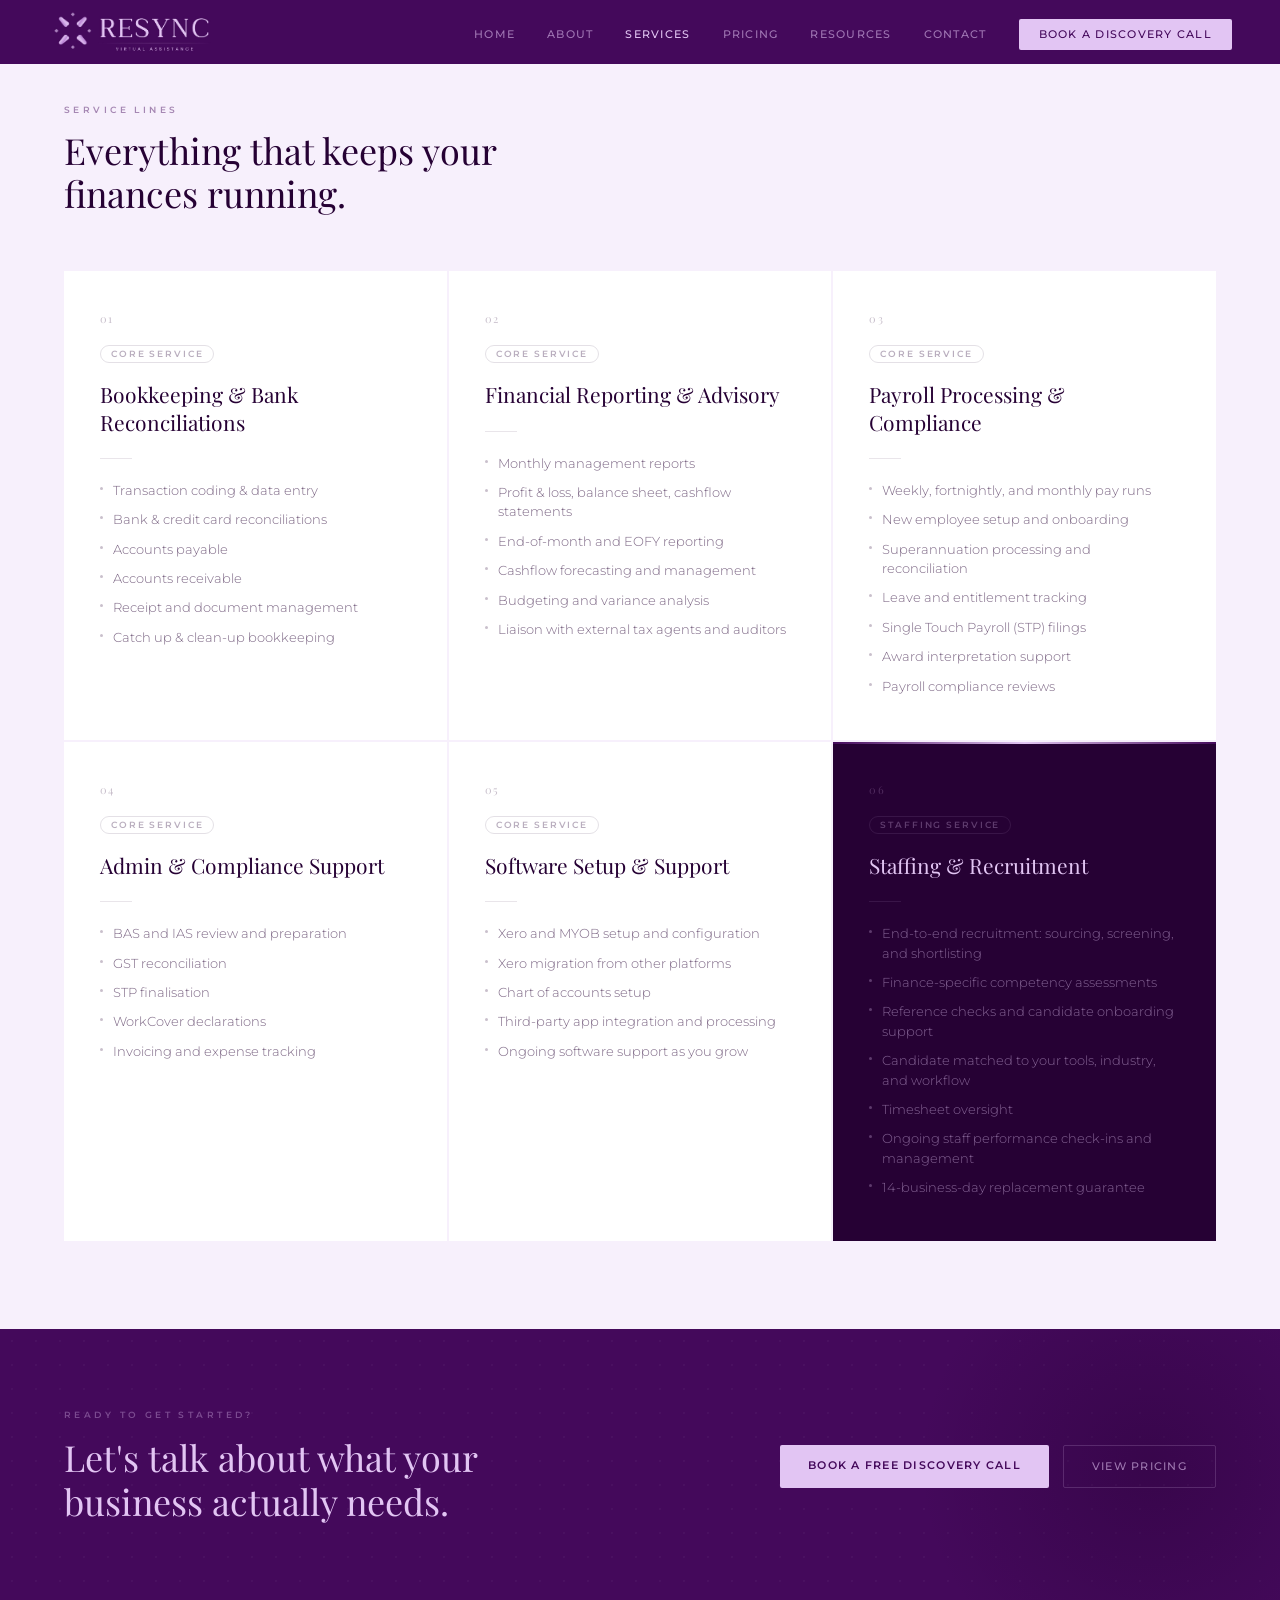
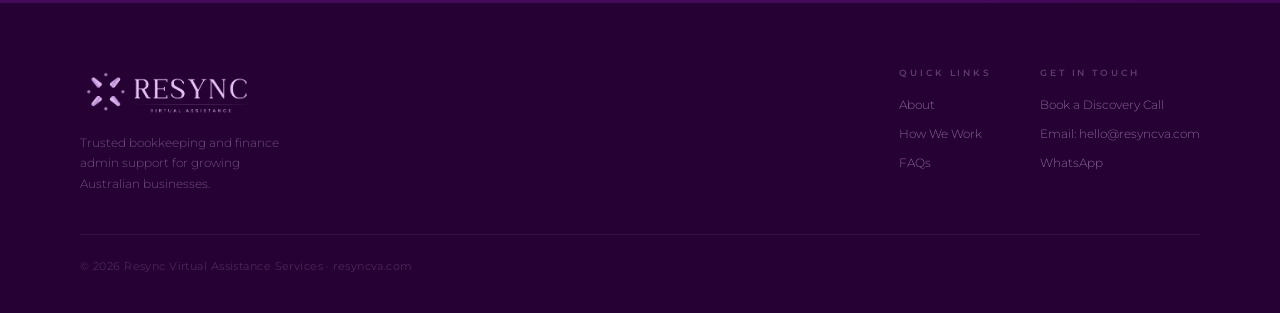
<file: services.html>
<!DOCTYPE html>
<html lang="en">
<head>
<meta charset="UTF-8">
<meta name="viewport" content="width=device-width, initial-scale=1.0">
<title>Our Services — Resync VA</title>
<meta name="description" content="From bookkeeping and payroll to staffing and recruitment — here's what Resync VA takes care of, so you don't have to.">
<link href="https://fonts.googleapis.com/css2?family=Playfair+Display:ital,wght@0,400;0,500;0,600;1,400;1,500&family=Montserrat:wght@300;400;500;600&display=swap" rel="stylesheet">
<style>

/* ══════════════════════════════════════════
   TOKENS
══════════════════════════════════════════ */
:root {
  --plum:   #260134;
  --purple: #44095b;
  --lav:    #e2c5f3;
  --white:  #ffffff;
  --light:  #f7f0fc;
  --mid:    #c89ee0;
  --ink:    #1a0124;

  --serif: 'Playfair Display', Georgia, serif;
  --sans:  'Montserrat', Arial, sans-serif;
}

*, *::before, *::after { margin: 0; padding: 0; box-sizing: border-box; }
html { scroll-behavior: smooth; }
body {
  font-family: var(--sans);
  background: var(--white);
  color: var(--plum);
  overflow-x: hidden;
}

/* ══════════════════════════════════════════
   NAV
══════════════════════════════════════════ */
nav {
  position: fixed; top: 0; left: 0; right: 0; z-index: 100;
  background: var(--purple);
  padding: 0 48px;
  height: 64px;
  display: flex; align-items: center; justify-content: space-between;
}

.nav-logo {
  height: 50px; width: auto; display: block;
}

.nav-logo-icon {
  width: 28px; height: 28px;
}

.nav-wordmark {
  font-family: var(--serif);
  font-size: 18px; font-weight: 400;
  letter-spacing: 0.16em; color: var(--lav);
  text-transform: uppercase;
}

.nav-sub {
  font-size: 6.5px; letter-spacing: 0.32em;
  color: rgba(226,197,243,0.38); text-transform: uppercase;
  display: block; margin-top: 1px;
}

.nav-links {
  display: flex; align-items: center; gap: 32px;
  list-style: none;
}

.nav-links a {
  font-size: 10.5px; font-weight: 500; letter-spacing: 0.12em;
  text-transform: uppercase; color: rgba(226,197,243,0.58);
  text-decoration: none; transition: color 0.2s;
}

.nav-links a:hover,
.nav-links a.active { color: var(--lav); }

.nav-cta {
  font-size: 10px; font-weight: 600; letter-spacing: 0.12em;
  text-transform: uppercase; color: var(--purple) !important;
  background: var(--lav);
  padding: 9px 20px; border-radius: 2px;
  text-decoration: none; transition: opacity 0.2s !important;
}

.nav-cta:hover { opacity: 0.88 !important; }

/* ══════════════════════════════════════════
   HERO
══════════════════════════════════════════ */
.hero {
  background: var(--plum);
  padding: 160px 64px 100px;
  position: relative; overflow: hidden;
}

.hero::before {
  content: '';
  position: absolute; inset: 0;
  background-image: radial-gradient(rgba(226,197,243,0.04) 1px, transparent 1px);
  background-size: 28px 28px;
  pointer-events: none;
}

.hero::after {
  content: '';
  position: absolute;
  width: 700px; height: 700px; border-radius: 50%;
  background: radial-gradient(circle, rgba(68,9,91,0.6) 0%, transparent 65%);
  top: 50%; right: -180px; transform: translateY(-50%);
  pointer-events: none;
}

.hero-inner {
  position: relative; z-index: 2;
  max-width: 1100px; margin: 0 auto;
  animation: fadeUp 0.9s cubic-bezier(.16,1,.3,1) both;
}

@keyframes fadeUp {
  from { opacity: 0; transform: translateY(28px); }
  to   { opacity: 1; transform: translateY(0); }
}

.hero-tag {
  font-size: 9px; font-weight: 600; letter-spacing: 0.38em;
  text-transform: uppercase; color: rgba(226,197,243,0.36);
  display: block; margin-bottom: 20px;
}

.hero-heading {
  font-family: var(--serif);
  font-size: 56px; font-weight: 400; line-height: 1.12;
  color: var(--lav); max-width: 640px;
}

.hero-heading em {
  font-style: italic; color: rgba(226,197,243,0.55);
}

.hero-rule {
  width: 56px; height: 1px;
  background: rgba(226,197,243,0.2);
  margin: 32px 0;
}

.hero-body {
  font-size: 14px; font-weight: 300; line-height: 2;
  color: rgba(226,197,243,0.48); max-width: 480px;
}

/* ══════════════════════════════════════════
   INTRO STRIP
══════════════════════════════════════════ */
.intro-strip {
  background: var(--white);
  padding: 64px;
  display: flex; align-items: center; justify-content: space-between;
  gap: 48px;
  border-bottom: 1px solid rgba(38,1,52,0.07);
}

.intro-strip-text {
  max-width: 600px;
}

.sec-tag {
  font-size: 9px; font-weight: 600; letter-spacing: 0.38em;
  text-transform: uppercase; display: block; margin-bottom: 14px;
}

.intro-label { color: rgba(38,1,52,0.38); }

.intro-heading {
  font-family: var(--serif);
  font-size: 32px; font-weight: 400; line-height: 1.25;
  color: var(--plum);
}

.intro-body {
  font-size: 13.5px; font-weight: 300; line-height: 1.95;
  color: rgba(38,1,52,0.58); margin-top: 16px;
}

.intro-count-row {
  display: flex; gap: 40px; flex-shrink: 0;
}

.intro-count {
  display: flex; flex-direction: column; align-items: center; text-align: center;
}

.count-num {
  font-family: var(--serif); font-size: 44px; font-weight: 400;
  color: var(--purple); line-height: 1;
}

.count-label {
  font-size: 9px; font-weight: 500; letter-spacing: 0.18em;
  text-transform: uppercase; color: rgba(38,1,52,0.35);
  margin-top: 8px; max-width: 80px; line-height: 1.6;
}

/* ══════════════════════════════════════════
   SERVICES GRID
══════════════════════════════════════════ */
.services-section {
  background: var(--light);
  padding: 104px 64px 88px;
}

.services-section-inner {
  max-width: 1200px; margin: 0 auto;
}

.services-grid {
  display: grid;
  grid-template-columns: 1fr 1fr 1fr;
  gap: 2px;
  margin-top: 56px;
}

.svc-card {
  background: var(--white);
  padding: 40px 36px 44px;
  position: relative;
  transition: background 0.3s ease, transform 0.3s ease;
  cursor: default;
}

.svc-card::before {
  content: '';
  position: absolute; top: 0; left: 0; right: 0;
  height: 2px;
  background: transparent;
  transition: background 0.3s ease;
}

.svc-card:hover {
  background: var(--plum);
  transform: translateY(-3px);
}

.svc-card:hover::before {
  background: linear-gradient(90deg, var(--purple), var(--lav), var(--purple));
}

.svc-card:hover .svc-num        { color: rgba(226,197,243,0.22); }
.svc-card:hover .svc-tag        { color: rgba(226,197,243,0.3); border-color: rgba(226,197,243,0.1); }
.svc-card:hover .svc-title      { color: var(--lav); }
.svc-card:hover .svc-rule       { background: rgba(226,197,243,0.1); }
.svc-card:hover .svc-item       { color: rgba(226,197,243,0.5); }
.svc-card:hover .svc-dot        { background: rgba(226,197,243,0.3); }

/* Dark card (Staffing) — always dark */
.svc-card.is-dark {
  background: var(--plum);
}

.svc-card.is-dark::before {
  background: linear-gradient(90deg, var(--purple), var(--lav), var(--purple));
}

.svc-card.is-dark .svc-num   { color: rgba(226,197,243,0.22); }
.svc-card.is-dark .svc-tag   { color: rgba(226,197,243,0.3); border-color: rgba(226,197,243,0.1); }
.svc-card.is-dark .svc-title { color: var(--lav); }
.svc-card.is-dark .svc-rule  { background: rgba(226,197,243,0.1); }
.svc-card.is-dark .svc-item  { color: rgba(226,197,243,0.5); }
.svc-card.is-dark .svc-dot   { background: rgba(226,197,243,0.3); }
.svc-card.is-dark:hover      { transform: translateY(-3px); }

.svc-num {
  font-family: var(--serif);
  font-size: 11px; color: rgba(38,1,52,0.25);
  letter-spacing: 0.12em;
  display: block; margin-bottom: 16px;
  transition: color 0.3s;
}

.svc-tag {
  display: inline-block;
  font-size: 8.5px; font-weight: 600; letter-spacing: 0.22em;
  text-transform: uppercase;
  color: rgba(38,1,52,0.32);
  border: 1px solid rgba(38,1,52,0.12);
  padding: 3px 10px; border-radius: 20px;
  margin-bottom: 18px;
  transition: color 0.3s, border-color 0.3s;
}

.svc-title {
  font-family: var(--serif);
  font-size: 21px; font-weight: 400; line-height: 1.3;
  color: var(--plum);
  transition: color 0.3s;
}

.svc-rule {
  width: 32px; height: 1px;
  background: rgba(38,1,52,0.1);
  margin: 22px 0;
  transition: background 0.3s;
}

.svc-list {
  list-style: none; padding: 0; margin: 0;
  display: flex; flex-direction: column; gap: 10px;
}

.svc-item {
  display: flex; align-items: flex-start; gap: 10px;
  font-size: 12.5px; font-weight: 300; line-height: 1.55;
  color: rgba(38,1,52,0.6);
  transition: color 0.3s;
}

.svc-dot {
  flex-shrink: 0;
  width: 3px; height: 3px; border-radius: 50%;
  background: rgba(38,1,52,0.25);
  margin-top: 6px;
  transition: background 0.3s;
}

/* ══════════════════════════════════════════
   CTA BAND
══════════════════════════════════════════ */
.cta-band {
  background: var(--purple);
  padding: 80px 64px;
  display: flex; align-items: center; justify-content: space-between;
  gap: 48px;
  position: relative; overflow: hidden;
}

.cta-band::before {
  content: '';
  position: absolute; inset: 0;
  background-image: radial-gradient(rgba(226,197,243,0.04) 1px, transparent 1px);
  background-size: 24px 24px;
  pointer-events: none;
}

.cta-band::after {
  content: '';
  position: absolute;
  width: 500px; height: 500px; border-radius: 50%;
  background: radial-gradient(circle, rgba(38,1,52,0.4) 0%, transparent 65%);
  right: -120px; top: 50%; transform: translateY(-50%);
  pointer-events: none;
}

.cta-band-text { position: relative; z-index: 2; }

.cta-band-tag {
  font-size: 9px; font-weight: 600; letter-spacing: 0.38em;
  text-transform: uppercase; color: rgba(226,197,243,0.35);
  display: block; margin-bottom: 16px;
}

.cta-band-heading {
  font-family: var(--serif);
  font-size: 36px; font-weight: 400; line-height: 1.2;
  color: var(--lav); max-width: 480px;
}

.cta-band-heading em {
  font-style: italic; color: rgba(226,197,243,0.5);
}

.cta-band-actions {
  display: flex; gap: 14px; flex-shrink: 0; position: relative; z-index: 2;
}

.btn-primary {
  font-size: 10.5px; font-weight: 600; letter-spacing: 0.12em;
  text-transform: uppercase;
  color: var(--purple);
  background: var(--lav);
  padding: 14px 28px; border-radius: 2px;
  text-decoration: none;
  transition: opacity 0.2s;
  white-space: nowrap;
}

.btn-primary:hover { opacity: 0.88; }

.btn-ghost {
  font-size: 10.5px; font-weight: 500; letter-spacing: 0.12em;
  text-transform: uppercase;
  color: rgba(226,197,243,0.6);
  border: 1px solid rgba(226,197,243,0.18);
  padding: 14px 28px; border-radius: 2px;
  text-decoration: none;
  transition: border-color 0.2s, color 0.2s;
  white-space: nowrap;
}

.btn-ghost:hover { border-color: rgba(226,197,243,0.45); color: var(--lav); }

/* ══════════════════════════════════════════
   FOOTER
══════════════════════════════════════════ */
footer {
  background: #260134;
  padding: 64px 80px 40px;
}

.footer-logo {
  height: 52px; width: auto; display: block; margin-bottom: 14px;
}

.footer-tagline {
  font-size: 12px; font-weight: 300; color: rgba(226,197,243,0.4);
  max-width: 220px; line-height: 1.7;
}

.footer-top {
  display: grid;
  grid-template-columns: 1fr auto auto;
  gap: 48px;
  padding-bottom: 40px;
  border-bottom: 1px solid rgba(226,197,243,0.07);
}

.footer-col-head {
  font-size: 9px; font-weight: 600; letter-spacing: 0.32em;
  text-transform: uppercase; color: rgba(226,197,243,0.3);
  margin-bottom: 16px;
}

.footer-links {
  list-style: none;
  display: flex; flex-direction: column; gap: 10px;
}

.footer-links a {
  font-size: 12px; font-weight: 300;
  color: rgba(226,197,243,0.5);
  text-decoration: none; transition: color 0.2s;
}

.footer-links a:hover { color: rgba(226,197,243,0.9); }

.footer-bottom {
  padding-top: 24px;
}

.footer-copy {
  font-size: 11px; color: rgba(226,197,243,0.2);
  letter-spacing: 0.04em;
}

/* ── SCROLL FADE-IN ── */
.fade-item {
  opacity: 0;
  transform: translateY(20px);
}
.fade-item.visible {
  opacity: 1;
  transform: translateY(0);
}

/* ── MOBILE NAV OVERLAY ── */
.nav-overlay {
  display: none; position: fixed; inset: 0;
  background: rgba(0,0,0,0.45);
  backdrop-filter: blur(2px); -webkit-backdrop-filter: blur(2px);
  z-index: 180;
}
.nav-overlay.open { display: block; }

/* ── MOBILE NAV TOGGLE ── */
.nav-toggle {
  display: none; background: none; border: none;
  color: var(--lav); font-size: 22px; cursor: pointer;
  padding: 8px; line-height: 1; z-index: 201; position: relative;
}

/* ══════════════════════════════════════════
   RESPONSIVE
══════════════════════════════════════════ */
@media (max-width: 1024px) {
  .services-grid { grid-template-columns: 1fr 1fr; }
  .hero-heading  { font-size: 44px; }
}

@media (max-width: 768px) {
  nav { padding: 0 20px; z-index: 200; }
  .nav-toggle { display: block; }
  .nav-links {
    display: flex; position: fixed; top: 0; right: 0;
    width: 280px; height: 100vh; background: var(--purple);
    flex-direction: column; padding: 88px 28px 28px; gap: 0;
    border-left: 1px solid rgba(226,197,243,0.12);
    box-shadow: -8px 0 40px rgba(38,1,52,0.3);
    transform: translateX(100%); visibility: hidden;
    transition: transform 0.32s cubic-bezier(.16,1,.3,1), visibility 0.32s;
    z-index: 190; overflow-y: auto;
  }
  .nav-links.open { transform: translateX(0); visibility: visible; }
  .nav-links li { border-bottom: 1px solid rgba(226,197,243,0.08); }
  .nav-links li:last-child { border-bottom: none; }
  .nav-links a { display: block; padding: 14px 0; }
  .nav-links .nav-cta { margin-top: 16px; text-align: center; display: block; }
  .hero          { padding: 120px 28px 72px; }
  .hero-heading  { font-size: 36px; }
  .intro-strip   { flex-direction: column; padding: 48px 28px; gap: 36px; }
  .intro-count-row { justify-content: center; }
  .services-section { padding: 64px 28px; }
  .services-grid { grid-template-columns: 1fr; }
  .cta-band      { flex-direction: column; padding: 56px 28px; }
  .cta-band-heading { font-size: 28px; }
  .cta-band-actions { flex-direction: column; width: 100%; }
  .btn-primary, .btn-ghost { text-align: center; }
  footer         { padding: 48px 28px 28px; }
  .footer-top    { grid-template-columns: 1fr; gap: 32px; }
  .footer-bottom { flex-direction: column; gap: 16px; text-align: center; }
}

</style>
</head>
<body>

<!-- ══════════════════════════════════════
     NAV
══════════════════════════════════════ -->
<div class="nav-overlay" id="navOverlay"></div>
<nav>
  <div class="nav-brand">
    <a href="index.html"><img src="images/logo.png" alt="Resync Virtual Assistance" class="nav-logo"></a>
  </div>
  <button class="nav-toggle" aria-label="Toggle menu">&#9776;</button>
  <ul class="nav-links">
    <li><a href="index.html">Home</a></li>
    <li><a href="index.html#about">About</a></li>
    <li><a href="services.html" class="active">Services</a></li>
    <li><a href="pricing.html">Pricing</a></li>
    <li><a href="resources.html">Resources</a></li>
    <li><a href="contact.html">Contact</a></li>
    <li><a href="#" data-booking-link class="nav-cta">Book a Discovery Call</a></li>
  </ul>
</nav>





<!-- ══════════════════════════════════════
     SERVICES GRID
══════════════════════════════════════ -->
<section class="services-section">
  <div class="services-section-inner">

    <span class="sec-tag" style="color: var(--purple); opacity: 0.45;">Service lines</span>
    <h2 class="svc-section-heading" style="font-family: var(--serif); font-size: 36px; font-weight: 400; color: var(--plum); line-height: 1.2; max-width: 480px;">
      Everything that keeps your finances running.
    </h2>

    <div class="services-grid">

      <!-- 01 Bookkeeping -->
      <div class="svc-card">
        <span class="svc-num">01</span>
        <span class="svc-tag">Core service</span>
        <h3 class="svc-title">Bookkeeping &amp; Bank Reconciliations</h3>
        <div class="svc-rule"></div>
        <ul class="svc-list">
          <li class="svc-item"><span class="svc-dot"></span>Transaction coding &amp; data entry</li>
          <li class="svc-item"><span class="svc-dot"></span>Bank &amp; credit card reconciliations</li>
          <li class="svc-item"><span class="svc-dot"></span>Accounts payable</li>
          <li class="svc-item"><span class="svc-dot"></span>Accounts receivable</li>
          <li class="svc-item"><span class="svc-dot"></span>Receipt and document management</li>
          <li class="svc-item"><span class="svc-dot"></span>Catch up &amp; clean-up bookkeeping</li>
        </ul>
      </div>

      <!-- 02 Financial Reporting -->
      <div class="svc-card">
        <span class="svc-num">02</span>
        <span class="svc-tag">Core service</span>
        <h3 class="svc-title">Financial Reporting &amp; Advisory</h3>
        <div class="svc-rule"></div>
        <ul class="svc-list">
          <li class="svc-item"><span class="svc-dot"></span>Monthly management reports</li>
          <li class="svc-item"><span class="svc-dot"></span>Profit &amp; loss, balance sheet, cashflow statements</li>
          <li class="svc-item"><span class="svc-dot"></span>End-of-month and EOFY reporting</li>
          <li class="svc-item"><span class="svc-dot"></span>Cashflow forecasting and management</li>
          <li class="svc-item"><span class="svc-dot"></span>Budgeting and variance analysis</li>
          <li class="svc-item"><span class="svc-dot"></span>Liaison with external tax agents and auditors</li>
        </ul>
      </div>

      <!-- 03 Payroll -->
      <div class="svc-card">
        <span class="svc-num">03</span>
        <span class="svc-tag">Core service</span>
        <h3 class="svc-title">Payroll Processing &amp; Compliance</h3>
        <div class="svc-rule"></div>
        <ul class="svc-list">
          <li class="svc-item"><span class="svc-dot"></span>Weekly, fortnightly, and monthly pay runs</li>
          <li class="svc-item"><span class="svc-dot"></span>New employee setup and onboarding</li>
          <li class="svc-item"><span class="svc-dot"></span>Superannuation processing and reconciliation</li>
          <li class="svc-item"><span class="svc-dot"></span>Leave and entitlement tracking</li>
          <li class="svc-item"><span class="svc-dot"></span>Single Touch Payroll (STP) filings</li>
          <li class="svc-item"><span class="svc-dot"></span>Award interpretation support</li>
          <li class="svc-item"><span class="svc-dot"></span>Payroll compliance reviews</li>
        </ul>
      </div>

      <!-- 04 Admin & Compliance -->
      <div class="svc-card">
        <span class="svc-num">04</span>
        <span class="svc-tag">Core service</span>
        <h3 class="svc-title">Admin &amp; Compliance Support</h3>
        <div class="svc-rule"></div>
        <ul class="svc-list">
          <li class="svc-item"><span class="svc-dot"></span>BAS and IAS review and preparation</li>
          <li class="svc-item"><span class="svc-dot"></span>GST reconciliation</li>
          <li class="svc-item"><span class="svc-dot"></span>STP finalisation</li>
          <li class="svc-item"><span class="svc-dot"></span>WorkCover declarations</li>
          <li class="svc-item"><span class="svc-dot"></span>Invoicing and expense tracking</li>
        </ul>
      </div>

      <!-- 05 Software -->
      <div class="svc-card">
        <span class="svc-num">05</span>
        <span class="svc-tag">Core service</span>
        <h3 class="svc-title">Software Setup &amp; Support</h3>
        <div class="svc-rule"></div>
        <ul class="svc-list">
          <li class="svc-item"><span class="svc-dot"></span>Xero and MYOB setup and configuration</li>
          <li class="svc-item"><span class="svc-dot"></span>Xero migration from other platforms</li>
          <li class="svc-item"><span class="svc-dot"></span>Chart of accounts setup</li>
          <li class="svc-item"><span class="svc-dot"></span>Third-party app integration and processing</li>
          <li class="svc-item"><span class="svc-dot"></span>Ongoing software support as you grow</li>
        </ul>
      </div>

      <!-- 06 Staffing — always dark -->
      <div class="svc-card is-dark">
        <span class="svc-num">06</span>
        <span class="svc-tag">Staffing service</span>
        <h3 class="svc-title">Staffing &amp; Recruitment</h3>
        <div class="svc-rule"></div>
        <ul class="svc-list">
          <li class="svc-item"><span class="svc-dot"></span>End-to-end recruitment: sourcing, screening, and shortlisting</li>
          <li class="svc-item"><span class="svc-dot"></span>Finance-specific competency assessments</li>
          <li class="svc-item"><span class="svc-dot"></span>Reference checks and candidate onboarding support</li>
          <li class="svc-item"><span class="svc-dot"></span>Candidate matched to your tools, industry, and workflow</li>
          <li class="svc-item"><span class="svc-dot"></span>Timesheet oversight</li>
          <li class="svc-item"><span class="svc-dot"></span>Ongoing staff performance check-ins and management</li>
          <li class="svc-item"><span class="svc-dot"></span>14-business-day replacement guarantee</li>
        </ul>
      </div>

    </div>
  </div>
</section>


<!-- ══════════════════════════════════════
     CTA BAND
══════════════════════════════════════ -->
<section class="cta-band">
  <div class="cta-band-text">
    <span class="cta-band-tag">Ready to get started?</span>
    <h2 class="cta-band-heading">
      Let's talk about what your business actually needs.
    </h2>
  </div>
  <div class="cta-band-actions">
    <a href="#" data-booking-link class="btn-primary">
      Book a free discovery call
    </a>
    <a href="pricing.html" class="btn-ghost">
      View pricing
    </a>
  </div>
</section>


<!-- ══════════════════════════════════════
     FOOTER
══════════════════════════════════════ -->
<footer>
  <div class="footer-top">
    <div>
      <img src="images/logo-footer.png" alt="Resync Virtual Assistance" class="footer-logo">
      <p class="footer-tagline">Trusted bookkeeping and finance admin support for growing Australian businesses.</p>
    </div>
    <div>
      <div class="footer-col-head">Quick Links</div>
      <ul class="footer-links">
        <li><a href="index.html#about">About</a></li>
        <li><a href="index.html#how">How We Work</a></li>
        <li><a href="index.html#faq">FAQs</a></li>
      </ul>
    </div>
    <div>
      <div class="footer-col-head">Get in Touch</div>
      <ul class="footer-links">
        <li><a href="#" data-booking-link>Book a Discovery Call</a></li>
        <li><a href="mailto:hello@resyncva.com">Email: hello@resyncva.com</a></li>
        <li><a href="#" data-whatsapp-link>WhatsApp</a></li>
      </ul>
    </div>
  </div>
  <div class="footer-bottom">
    <div class="footer-copy">© 2026 Resync Virtual Assistance Services · resyncva.com</div>
  </div>
</footer>

  <script src="config.js"></script>
  <script src="js/main.js"></script>
</body>
</html>
</file>
<file: css/styles.css>
/* ═══════════════════════════════════════
   LOGOS
═══════════════════════════════════════ */
.nav-logo    { height: 50px; width: auto; display: block; }
.footer-logo { height: 52px; width: auto; display: block; margin-bottom: 14px; }

/* ═══════════════════════════════════════
   ABOUT SECTION
═══════════════════════════════════════ */
.about-photo {
  width: 320px;
  height: 400px;
  object-fit: cover;
  object-position: center top;
  display: block;
  border-radius: 16px 60px 16px 60px;
  box-shadow: 0 20px 60px rgba(38,1,52,0.18);
  outline: 4px solid var(--purple);
  outline-offset: 8px;
}

.about-badges {
  display: flex;
  align-items: center;
  gap: 0;
  margin-bottom: 24px;
  background: #ffffff;
  flex-wrap: nowrap;
}

.about-badge-item {
  border-radius: 20px;
  overflow: hidden;
  flex-shrink: 0;
  line-height: 0;
  background: #ffffff;
}

.about-badge-item img {
  height: 70px;
  width: auto;
  display: block;
  mix-blend-mode: multiply;
}

.about-badge-item--plain img {
  mix-blend-mode: normal;
}

.about-badge-item--offset {
  margin-left: 10px;
}

.about-badge-sep {
  width: 1px;
  height: 64px;
  background: rgba(38,1,52,0.1);
  flex-shrink: 0;
  margin: 0 14px;
}

/* ═══════════════════════════════════════
   SECTION SUBTEXT VARIANTS
═══════════════════════════════════════ */
.services-top .subtext,
.who-top .subtext,
.pricing-top .subtext,
.how-top .subtext {
  text-align: right;
  max-width: 360px;
}

.how-top .subtext {
  justify-self: end;
}

.who-top .subtext { max-width: 380px; }

/* ═══════════════════════════════════════
   FAQ CTA
═══════════════════════════════════════ */
.faq-cta .btn-dark {
  display: block;
  text-align: center;
}

/* ═══════════════════════════════════════
   SCROLL FADE-IN
═══════════════════════════════════════ */
.fade-item {
  opacity: 0;
  transform: translateY(20px);
  /* transition is set via inline style in main.js to override card-level transitions */
}
.fade-item.visible {
  opacity: 1;
  transform: translateY(0);
}

/* ═══════════════════════════════════════
   TOKENS
═══════════════════════════════════════ */
:root {
  --plum:    #260134;
  --purple:  #44095b;
  --lav:     #e2c5f3;
  --soft:    #f5f5f5;
  --mid:     #c89ee0;
  --accent:  #b87fd4;
  --white:   #ffffff;
  --ink:     #1a0124;
  --text:    #3a1a4a;
  --muted:   rgba(38,1,52,0.45);
  --border:  rgba(38,1,52,0.07);
  --serif:   'Playfair Display', Georgia, serif;
  --sans:    'Montserrat', Arial, sans-serif;
}

*, *::before, *::after { margin: 0; padding: 0; box-sizing: border-box; }
html { scroll-behavior: smooth; }
body {
  font-family: var(--sans);
  background: var(--white);
  color: var(--plum);
  overflow-x: hidden;
  -webkit-font-smoothing: antialiased;
}


/* ═══════════════════════════════════════
   NAV
═══════════════════════════════════════ */
nav {
  background: var(--purple);
  border-bottom: 1px solid rgba(226,197,243,0.1);
  padding: 0 80px;
  display: flex;
  align-items: center;
  justify-content: space-between;
  height: 68px;
  position: sticky;
  top: 0;
  z-index: 100;
}

.nav-brand {
  display: flex;
  flex-direction: column;
}

.nav-name {
  font-family: var(--serif);
  font-size: 19px;
  font-weight: 500;
  color: var(--lav);
  letter-spacing: 0.1em;
}

.nav-sub {
  font-size: 8px;
  font-weight: 500;
  letter-spacing: 0.3em;
  text-transform: uppercase;
  color: rgba(226,197,243,0.38);
  margin-top: 1px;
}

.nav-links {
  display: flex;
  align-items: center;
  gap: 32px;
  list-style: none;
}

.nav-links a {
  font-size: 11px;
  font-weight: 500;
  letter-spacing: 0.08em;
  text-transform: uppercase;
  color: rgba(226,197,243,0.55);
  text-decoration: none;
  transition: color 0.2s;
}

.nav-links a:hover { color: var(--lav); }

.nav-cta {
  background: var(--lav) !important;
  color: var(--plum) !important;
  padding: 9px 20px !important;
  border-radius: 4px;
  letter-spacing: 0.08em !important;
}

/* ═══════════════════════════════════════
   SHARED
═══════════════════════════════════════ */
.section { padding: 100px 80px; }
.section-sm { padding: 72px 80px; }

.tag {
  display: block;
  font-size: 9px;
  font-weight: 600;
  letter-spacing: 0.42em;
  text-transform: uppercase;
  color: var(--accent);
  margin-bottom: 16px;
}

.heading {
  font-family: var(--serif);
  font-size: 42px;
  font-weight: 400;
  line-height: 1.12;
  color: var(--plum);
}

.heading em {
  font-style: italic;
  color: var(--accent);
}

.subtext {
  font-size: 15px;
  font-weight: 300;
  line-height: 1.9;
  color: var(--muted);
  max-width: 500px;
  margin-top: 16px;
}

.rule {
  height: 1px;
  background: var(--border);
}

/* Buttons */
.btn {
  display: inline-block;
  font-family: var(--sans);
  font-size: 11px;
  font-weight: 600;
  letter-spacing: 0.1em;
  text-transform: uppercase;
  text-decoration: none;
  padding: 13px 26px;
  border-radius: 4px;
  transition: opacity 0.2s, transform 0.15s;
}

.btn:hover { opacity: 0.85; transform: translateY(-1px); }

.btn-dark {
  background: var(--plum);
  color: var(--white);
}

.btn-outline {
  border: 1.5px solid rgba(38,1,52,0.18);
  color: var(--plum);
}

.btn-outline:hover {
  border-color: var(--plum);
  opacity: 1;
}

.link-arrow {
  display: inline-flex;
  align-items: center;
  gap: 6px;
  font-size: 11px;
  font-weight: 600;
  letter-spacing: 0.08em;
  text-transform: uppercase;
  color: var(--purple);
  text-decoration: none;
  transition: gap 0.2s;
}

.link-arrow:hover { gap: 10px; }
.link-arrow::after { content: '→'; }

/* ═══════════════════════════════════════
   01 — HERO
═══════════════════════════════════════ */
.hero {
  background: var(--white);
  padding: 100px 80px 80px;
  display: grid;
  grid-template-columns: 1fr 420px;
  gap: 80px;
  align-items: center;
  border-bottom: 1px solid var(--border);
  animation: fadeUp 0.7s cubic-bezier(.16,1,.3,1) both;
}

@keyframes fadeUp {
  from { opacity: 0; transform: translateY(20px); }
  to   { opacity: 1; transform: translateY(0); }
}

.hero-eyebrow {
  display: inline-flex;
  align-items: center;
  gap: 10px;
  font-size: 9px;
  font-weight: 600;
  letter-spacing: 0.38em;
  text-transform: uppercase;
  color: var(--accent);
  margin-bottom: 28px;
}

.hero-eyebrow::before {
  content: '';
  display: block;
  width: 28px;
  height: 1px;
  background: var(--lav);
}

.hero h1 {
  font-family: var(--serif);
  font-size: 60px;
  font-weight: 400;
  line-height: 1.08;
  color: var(--plum);
  margin-bottom: 22px;
}

.hero h1 em {
  font-style: italic;
  color: var(--accent);
}

.hero-desc {
  font-size: 15px;
  font-weight: 400;
  line-height: 1.9;
  color: var(--text);
  max-width: 480px;
  margin-bottom: 40px;
}

.hero-ctas {
  display: flex;
  align-items: center;
  gap: 16px;
}

.hero-right {
  background: var(--plum);
  border-radius: 12px;
  border: 1px solid rgba(226,197,243,0.1);
  padding: 36px 32px;
  display: flex;
  flex-direction: column;
  gap: 24px;
}

.hero-stat {
  display: flex;
  align-items: flex-start;
  gap: 16px;
  padding-bottom: 24px;
  border-bottom: 1px solid rgba(226,197,243,0.08);
}

.hero-stat:last-child {
  padding-bottom: 0;
  border-bottom: none;
}

.hero-stat-icon {
  width: 38px;
  height: 38px;
  border-radius: 8px;
  background: rgba(226,197,243,0.22);
  display: flex;
  align-items: center;
  justify-content: center;
  font-size: 18px;
  color: var(--lav);
  flex-shrink: 0;
}

.hero-stat-n {
  font-family: var(--serif);
  font-size: 22px;
  font-weight: 500;
  color: var(--lav);
  line-height: 1;
  margin-bottom: 4px;
}

.hero-stat-label {
  font-size: 11px;
  font-weight: 300;
  color: rgba(226,197,243,0.45);
  line-height: 1.5;
}

/* ═══════════════════════════════════════
   02 — TRUST BAR
═══════════════════════════════════════ */
.trust-bar {
  background: var(--soft);
  border-bottom: 1px solid var(--border);
  padding: 24px 80px;
  display: flex;
  flex-direction: column;
  align-items: center;
  gap: 20px;
}

.trust-label {
  font-size: 9px;
  font-weight: 600;
  letter-spacing: 0.35em;
  text-transform: uppercase;
  color: var(--muted);
  text-align: center;
}

.trust-sep {
  display: none;
}

.trust-items {
  display: flex;
  align-items: center;
  justify-content: center;
  gap: 12px;
  flex-wrap: wrap;
}

.trust-pill {
  font-size: 11px;
  font-weight: 500;
  color: var(--muted);
  padding: 4px 12px;
  border: 1px solid var(--border);
  border-radius: 20px;
  background: var(--white);
  letter-spacing: 0.03em;
}

/* ═══════════════════════════════════════
   03 — SERVICES
═══════════════════════════════════════ */
.services {
  padding: 100px 80px;
  background: var(--white);
}

.services-top {
  display: flex;
  justify-content: space-between;
  align-items: flex-end;
  margin-bottom: 56px;
  gap: 60px;
  padding-bottom: 40px;
  border-bottom: 1px solid var(--border);
}

.services-grid {
  display: grid;
  grid-template-columns: repeat(3, 1fr);
  gap: 1px;
  background: var(--border);
  border: 1px solid var(--border);
  border-radius: 10px;
  overflow: hidden;
}

.service-card {
  background: var(--white);
  padding: 36px 30px;
  transition: background 0.2s;
  position: relative;
}

.service-card:hover { background: var(--soft); }

.service-num {
  font-size: 10px;
  font-weight: 600;
  letter-spacing: 0.2em;
  color: var(--accent);
  margin-bottom: 20px;
  font-family: var(--serif);
}

.service-title {
  font-family: var(--serif);
  font-size: 18px;
  font-weight: 500;
  color: var(--plum);
  margin-bottom: 12px;
  line-height: 1.3;
}

.service-body {
  font-size: 12.5px;
  font-weight: 300;
  line-height: 1.85;
  color: var(--text);
}

.service-card.featured {
  background: var(--plum);
}

.service-card.featured:hover { background: var(--purple); }
.service-card.featured .service-num { color: rgba(226,197,243,0.3); }
.service-card.featured .service-title { color: var(--lav); }
.service-card.featured .service-body  { color: rgba(226,197,243,0.45); }

/* ═══════════════════════════════════════
   04 — HOW WE WORK
═══════════════════════════════════════ */
.how {
  padding: 100px 80px;
  background: var(--soft);
}

.how-top {
  display: grid;
  grid-template-columns: 1fr 1fr;
  gap: 80px;
  align-items: end;
  margin-bottom: 64px;
}
.how .heading { color: var(--plum); }
.how .subtext { color: var(--text); }
.how .tag { color: var(--accent); }

.how-steps {
  display: grid;
  grid-template-columns: repeat(3, 1fr);
  gap: 48px;
}

.how-step {
  position: relative;
}

.how-step-marker {
  display: flex;
  align-items: center;
  gap: 14px;
  margin-bottom: 24px;
}

.how-step-num {
  font-family: var(--serif);
  font-size: 13px;
  font-weight: 500;
  color: var(--accent);
  letter-spacing: 0.05em;
}

.how-step-line {
  flex: 1;
  height: 1px;
  background: var(--border);
  opacity: 1;
}

.how-step:last-child .how-step-line { display: none; }

.how-step-icon {
  width: 46px;
  height: 46px;
  border-radius: 10px;
  background: var(--white);
  border: 1px solid var(--border);
  display: flex;
  align-items: center;
  justify-content: center;
  font-size: 20px;
  margin-bottom: 18px;
}

.how-step-title {
  font-family: var(--serif);
  font-size: 20px;
  font-weight: 500;
  color: var(--plum);
  margin-bottom: 12px;
  line-height: 1.3;
}

.how-step-body {
  font-size: 13px;
  font-weight: 300;
  line-height: 1.9;
  color: var(--text);
  margin-bottom: 14px;
}

.how-step-time {
  font-size: 9px;
  font-weight: 600;
  letter-spacing: 0.3em;
  text-transform: uppercase;
  color: var(--muted);
}

/* ═══════════════════════════════════════
   05 — WHO WE WORK WITH
═══════════════════════════════════════ */
.who {
  padding: 100px 80px;
  background: var(--plum);
}

.who-top {
  display: flex;
  justify-content: space-between;
  align-items: flex-end;
  margin-bottom: 56px;
  gap: 60px;
  padding-bottom: 40px;
  border-bottom: 1px solid rgba(226,197,243,0.12);
}

.who .heading { color: var(--lav); }
.who .subtext { color: rgba(226,197,243,0.5); }
.who .tag { color: rgba(226,197,243,0.4); }

.who-grid {
  display: grid;
  grid-template-columns: repeat(4, 1fr);
  gap: 16px;
  gap: 20px;
  margin-bottom: 40px;
}

.who-card {
  padding: 28px 22px;
  border: 1px solid rgba(226,197,243,0.1);
  border-radius: 10px;
  transition: border-color 0.2s, box-shadow 0.2s;
  background: rgba(255,255,255,0.04);
}

.who-card:hover {
  border-color: rgba(226,197,243,0.25);
  box-shadow: 0 4px 24px rgba(0,0,0,0.2);
}

.who-icon {
  font-size: 24px;
  margin-bottom: 14px;
}

.who-title {
  font-family: var(--serif);
  font-size: 16px;
  font-weight: 500;
  color: var(--lav);
  margin-bottom: 8px;
  line-height: 1.3;
}

.who-desc {
  font-size: 12px;
  font-weight: 400;
  line-height: 1.8;
  color: rgba(226,197,243,0.5);
}

.who-nudge {
  background: rgba(255,255,255,0.04);
  border: 1px solid rgba(226,197,243,0.1);
  border-radius: 10px;
  padding: 28px 36px;
  display: flex;
  align-items: center;
  justify-content: space-between;
  gap: 40px;
}

.who-nudge-text {
  font-family: var(--serif);
  font-style: italic;
  font-size: 17px;
  color: rgba(226,197,243,0.75);
  line-height: 1.6;
}

/* ═══════════════════════════════════════
   06 — STAFFING ARM
═══════════════════════════════════════ */
.staffing {
  padding: 100px 80px;
  background: var(--plum);
}

.staffing-inner {
  display: grid;
  grid-template-columns: 1fr 1fr;
  gap: 80px;
  align-items: start;
}
.staffing .heading { color: var(--lav); }
.staffing .tag { color: rgba(226,197,243,0.4); }

.new-badge {
  display: inline-flex;
  align-items: center;
  gap: 6px;
  border: 1.5px solid rgba(226,197,243,0.25);
  color: rgba(226,197,243,0.6);
  font-size: 9px;
  font-weight: 600;
  letter-spacing: 0.25em;
  text-transform: uppercase;
  padding: 4px 12px;
  border-radius: 20px;
  margin-bottom: 20px;
}

.staffing-desc {
  font-size: 14px;
  font-weight: 300;
  line-height: 1.9;
  color: rgba(226,197,243,0.45);
  margin-top: 16px;
  margin-bottom: 28px;
}

.check-list {
  list-style: none;
  display: flex;
  flex-direction: column;
  gap: 12px;
  margin-bottom: 36px;
}

.check-list li {
  display: flex;
  align-items: flex-start;
  gap: 12px;
  font-size: 13.5px;
  font-weight: 400;
  color: rgba(226,197,243,0.6);
  line-height: 1.6;
}

.check-list li::before {
  content: '✓';
  font-size: 10px;
  color: rgba(226,197,243,0.7);
  font-weight: 700;
  flex-shrink: 0;
  margin-top: 3px;
  width: 16px;
  height: 16px;
  border-radius: 50%;
  border: 1.5px solid rgba(226,197,243,0.25);
  display: flex;
  align-items: center;
  justify-content: center;
}

.staffing-cards {
  display: grid;
  grid-template-columns: 1fr 1fr;
  gap: 14px;
}

.staffing-card {
  background: rgba(255,255,255,0.06);
  border: 1px solid rgba(226,197,243,0.1);
  border-radius: 10px;
  padding: 24px 20px;
  transition: border-color 0.2s;
}

.staffing-card:hover { border-color: rgba(226,197,243,0.3); }

.staffing-card-icon {
  font-size: 22px;
  margin-bottom: 10px;
}

.staffing-card-title {
  font-family: var(--serif);
  font-size: 15px;
  font-weight: 500;
  color: var(--lav);
  margin-bottom: 6px;
  line-height: 1.3;
}

.staffing-card-desc {
  font-size: 12px;
  font-weight: 300;
  line-height: 1.75;
  color: rgba(226,197,243,0.45);
}

.staffing-card.full {
  grid-column: 1 / -1;
  background: var(--plum);
  border-color: var(--plum);
}

.staffing-card.full .staffing-card-title { color: var(--lav); }
.staffing-card.full .staffing-card-desc  { color: rgba(226,197,243,0.5); }

/* ═══════════════════════════════════════
   07 — TESTIMONIALS
═══════════════════════════════════════ */
.testimonials {
  padding: 100px 80px;
  background: var(--plum);
}

.testimonials .heading { color: var(--lav); }
.testimonials .tag { color: rgba(226,197,243,0.4); }

.testi-top {
  display: flex;
  align-items: flex-end;
  justify-content: space-between;
  margin-bottom: 52px;
  padding-bottom: 40px;
  border-bottom: 1px solid rgba(226,197,243,0.12);
}

.testi-grid {
  display: grid;
  grid-template-columns: repeat(2, 1fr);
  gap: 20px;
}

.testi-card {
  border: 1px solid rgba(226,197,243,0.15);
  border-radius: 10px;
  padding: 36px 32px;
  background: var(--white);
  transition: border-color 0.2s, box-shadow 0.2s;
}

.testi-card:hover {
  border-color: var(--lav);
  box-shadow: 0 4px 24px rgba(0,0,0,0.15);
}

.testi-stars {
  color: var(--accent);
  font-size: 11px;
  letter-spacing: 2px;
  margin-bottom: 16px;
}

.testi-body {
  font-family: var(--sans);
  font-style: normal;
  font-size: 14px;
  font-weight: 300;
  line-height: 1.8;
  color: var(--text);
  margin-bottom: 24px;
}

.testi-rule {
  height: 1px;
  background: var(--border);
  margin-bottom: 20px;
}

.testi-author { display: flex; align-items: center; gap: 12px; }

.testi-avatar {
  width: 36px;
  height: 36px;
  border-radius: 50%;
  background: var(--soft);
  border: 1px solid var(--lav);
  display: flex;
  align-items: center;
  justify-content: center;
  font-family: var(--serif);
  font-size: 14px;
  color: var(--purple);
  flex-shrink: 0;
}

.testi-name {
  font-size: 12px;
  font-weight: 600;
  color: var(--plum);
}

.testi-role {
  font-size: 11px;
  font-weight: 300;
  color: var(--muted);
  margin-top: 2px;
}

/* ═══════════════════════════════════════
   08 — FAQ
═══════════════════════════════════════ */
.faq {
  padding: 100px 80px;
  background: var(--soft);
}

.faq .heading { color: var(--plum); }
.faq .tag { color: var(--accent); }

.faq-inner {
  display: grid;
  grid-template-columns: 1fr 360px;
  gap: 80px;
  margin-top: 56px;
  align-items: start;
}

.faq-list { display: flex; flex-direction: column; }

.faq-item {
  border-bottom: 1px solid var(--border);
  padding: 24px 0;
}

.faq-item:first-child { border-top: 1px solid var(--border); }

.faq-q {
  font-family: var(--serif);
  font-size: 17px;
  font-weight: 500;
  color: var(--plum);
  margin-bottom: 10px;
  line-height: 1.4;
}

.faq-a {
  font-size: 15px;
  font-weight: 300;
  line-height: 1.9;
  color: var(--text);
}

.faq-cta {
  background: var(--plum);
  border: 1px solid var(--plum);
  border-radius: 12px;
  padding: 36px 30px;
  position: sticky;
  top: 120px;
}

.faq-cta .tag { margin-bottom: 12px; color: rgba(226,197,243,0.4); }

.faq-cta-head {
  font-family: var(--serif);
  font-size: 26px;
  font-weight: 400;
  color: var(--lav);
  line-height: 1.25;
  margin-bottom: 14px;
}

.faq-cta-body {
  font-size: 13px;
  font-weight: 300;
  line-height: 1.85;
  color: rgba(226,197,243,0.55);
  margin-bottom: 28px;
}

/* ═══════════════════════════════════════
   09 — ABOUT
═══════════════════════════════════════ */
.about {
  display: grid;
  grid-template-columns: 1fr 1fr;
  background: var(--white);
}

.about-left {
  background: var(--white);
  border-right: none;
  display: flex;
  align-items: center;
  justify-content: center;
  min-height: 480px;
  position: relative;
  overflow: hidden;
}

.about-photo-placeholder {
  width: 160px;
  height: 160px;
  border-radius: 50%;
  background: #ede8f0;
  border: 4px solid var(--white);
  box-shadow: 0 8px 32px rgba(38,1,52,0.1);
  display: flex;
  align-items: center;
  justify-content: center;
  font-size: 56px;
}

.about-right {
  padding: 80px;
  display: flex;
  flex-direction: column;
  justify-content: center;
}

.about-name {
  font-family: var(--serif);
  font-size: 44px;
  font-weight: 400;
  color: var(--plum);
  line-height: 1;
  margin-top: 8px;
  margin-bottom: 6px;
}

.about-role {
  font-size: 11px;
  font-weight: 600;
  letter-spacing: 0.15em;
  text-transform: uppercase;
  color: var(--accent);
  margin-bottom: 28px;
  padding-bottom: 28px;
  border-bottom: 1px solid var(--border);
}

.about-body {
  font-size: 14px;
  font-weight: 400;
  line-height: 1.9;
  color: var(--text);
  max-width: 440px;
  margin-bottom: 32px;
}

/* ═══════════════════════════════════════
   10 — PRICING
═══════════════════════════════════════ */
.pricing {
  padding: 100px 80px;
  background: var(--white);
  border-top: 1px solid var(--border);
}

.pricing-top {
  display: flex;
  justify-content: space-between;
  align-items: flex-end;
  margin-bottom: 52px;
  gap: 60px;
  padding-bottom: 40px;
  border-bottom: 1px solid var(--border);
}

.pricing-grid {
  display: grid;
  grid-template-columns: repeat(3, 1fr);
  gap: 16px;
}

.pricing-grid .pricing-bottom {
  display: grid;
  grid-template-columns: repeat(2, 1fr);
  gap: 16px;
  grid-column: 1 / -1;
}

.pricing-card {
  border: 1px solid var(--border);
  border-radius: 10px;
  padding: 28px 22px;
  background: var(--white);
  position: relative;
  transition: border-color 0.2s, box-shadow 0.2s;
}

.pricing-card:hover {
  border-color: var(--lav);
  box-shadow: 0 4px 24px rgba(38,1,52,0.05);
}

.pricing-card.featured {
  background: var(--plum);
  border-color: var(--plum);
}

.pricing-badge {
  position: absolute;
  top: -11px;
  left: 50%;
  transform: translateX(-50%);
  background: var(--accent);
  color: var(--white);
  font-size: 8px;
  font-weight: 700;
  letter-spacing: 0.2em;
  text-transform: uppercase;
  padding: 4px 12px;
  border-radius: 20px;
  white-space: nowrap;
}

.pricing-tier {
  font-size: 9px;
  font-weight: 600;
  letter-spacing: 0.4em;
  text-transform: uppercase;
  color: var(--accent);
  margin-bottom: 10px;
}

.pricing-card.featured .pricing-tier { color: rgba(226,197,243,0.45); }

.pricing-name {
  font-family: var(--serif);
  font-size: 24px;
  font-weight: 500;
  color: var(--plum);
  margin-bottom: 6px;
}

.pricing-card.featured .pricing-name { color: var(--lav); }

.pricing-price {
  font-size: 13px;
  font-weight: 600;
  color: var(--purple);
  padding-bottom: 20px;
  margin-bottom: 20px;
  border-bottom: 1px solid var(--border);
}

.pricing-card.featured .pricing-price {
  color: var(--mid);
  border-bottom-color: rgba(226,197,243,0.1);
}

.pricing-features {
  list-style: none;
  display: flex;
  flex-direction: column;
  gap: 10px;
  margin-bottom: 24px;
}

.pricing-features li {
  display: flex;
  align-items: flex-start;
  gap: 10px;
  font-size: 12.5px;
  font-weight: 400;
  color: var(--text);
  line-height: 1.5;
}

.pricing-features li::before {
  content: '—';
  font-size: 10px;
  color: var(--lav);
  flex-shrink: 0;
  font-weight: 600;
}

.pricing-card.featured .pricing-features li { color: rgba(226,197,243,0.5); }
.pricing-card.featured .pricing-features li::before { color: rgba(226,197,243,0.25); }

.pricing-note {
  font-size: 11px;
  font-weight: 400;
  color: rgba(38,1,52,0.55);
  font-style: italic;
}

.pricing-card.featured .pricing-note { color: rgba(226,197,243,0.3); }

/* ═══════════════════════════════════════
   FOOTER
═══════════════════════════════════════ */
footer {
  background: var(--plum);
  padding: 64px 80px 40px;
}

.footer-top {
  display: grid;
  grid-template-columns: 1fr auto auto;
  gap: 60px;
  padding-bottom: 48px;
  border-bottom: 1px solid rgba(226,197,243,0.08);
  margin-bottom: 28px;
}

.footer-logo {
  font-family: var(--serif);
  font-size: 22px;
  letter-spacing: 0.12em;
  color: var(--lav);
  margin-bottom: 6px;
}

.footer-logo-sub {
  font-size: 8px;
  font-weight: 500;
  letter-spacing: 0.3em;
  text-transform: uppercase;
  color: rgba(226,197,243,0.25);
  margin-bottom: 14px;
}

.footer-tagline {
  font-size: 12px;
  font-weight: 300;
  color: rgba(226,197,243,0.32);
  line-height: 1.75;
  max-width: 240px;
}

.footer-col-head {
  font-size: 9px;
  font-weight: 600;
  letter-spacing: 0.38em;
  text-transform: uppercase;
  color: rgba(226,197,243,0.28);
  margin-bottom: 16px;
}

.footer-links {
  list-style: none;
  display: flex;
  flex-direction: column;
  gap: 10px;
}

.footer-links a {
  font-size: 12.5px;
  font-weight: 300;
  color: rgba(226,197,243,0.42);
  text-decoration: none;
  transition: color 0.2s;
}

.footer-links a:hover { color: var(--lav); }

.footer-bottom {
  display: flex;
  align-items: center;
  justify-content: space-between;
}

.footer-copy {
  font-size: 11px;
  font-weight: 300;
  color: rgba(226,197,243,0.18);
}

.footer-social {
  display: flex;
  gap: 10px;
}

.footer-social a {
  width: 30px;
  height: 30px;
  border-radius: 50%;
  border: 1px solid rgba(226,197,243,0.12);
  display: flex;
  align-items: center;
  justify-content: center;
  font-size: 12px;
  color: rgba(226,197,243,0.3);
  text-decoration: none;
  transition: all 0.2s;
}

.footer-social a:hover {
  border-color: rgba(226,197,243,0.35);
  color: var(--lav);
}


/* Buttons inside dark sections */
.staffing .btn-dark, .faq .btn-dark {
  background: var(--lav);
  color: var(--plum);
}
.staffing .btn-dark:hover, .faq .btn-dark:hover {
  background: var(--mid);
}

/* Trust logos */
.trust-logo-item {
  display: flex;
  align-items: center;
  justify-content: center;
  padding: 12px 28px;
  border: 1px solid var(--border);
  border-radius: 8px;
  background: var(--white);
  transition: border-color 0.2s, box-shadow 0.2s;
  cursor: default;
}

.trust-logo-img {
  display: block;
  margin: 0 auto;
}

.trust-logo-item:hover {
  border-color: var(--lav);
  box-shadow: 0 2px 8px rgba(38,1,52,0.06);
}

.trust-logo-img {
  height: 40px;
  width: auto;
  object-fit: contain;
}

/* ═══════════════════════════════════════
   NAV OVERLAY (mobile side-drawer backdrop)
═══════════════════════════════════════ */
.nav-overlay {
  display: none;
  position: fixed;
  inset: 0;
  background: rgba(0,0,0,0.45);
  backdrop-filter: blur(2px);
  -webkit-backdrop-filter: blur(2px);
  z-index: 180;
}
.nav-overlay.open { display: block; }

/* ═══════════════════════════════════════
   NAV TOGGLE (mobile)
═══════════════════════════════════════ */
.nav-toggle {
  display: none;
  background: none;
  border: none;
  color: var(--lav);
  font-size: 22px;
  cursor: pointer;
  padding: 8px;
  line-height: 1;
  z-index: 201;
  position: relative;
}

/* ═══════════════════════════════════════
   PRICING CTA
═══════════════════════════════════════ */
.pricing-cta-wrapper {
  margin-top: 3.5rem;
  display: flex;
  flex-direction: column;
  align-items: center;
  gap: 0;
}

.pricing-cta-note {
  font-size: 13px;
  color: #9b8fa3;
  text-align: center;
  margin-bottom: 2rem;
  max-width: 500px;
  line-height: 1.6;
}

.pricing-cta-divider {
  display: flex;
  align-items: center;
  gap: 1rem;
  width: 100%;
  max-width: 640px;
  margin-bottom: 2rem;
}
.pricing-cta-divider-line {
  flex: 1;
  height: 0.5px;
  background: #ddd0e4;
}
.pricing-cta-divider-text {
  font-size: 9px;
  font-weight: 600;
  text-transform: uppercase;
  letter-spacing: 0.42em;
  color: var(--accent);
}

.pricing-cta-card {
  background: #2D1B33;
  border-radius: 18px;
  padding: 3.5rem 2.5rem;
  text-align: center;
  max-width: 620px;
  width: 100%;
  position: relative;
}

.pricing-cta-accent {
  position: absolute;
  color: #C9A84C;
  opacity: 0.18;
  font-family: Georgia, serif;
  font-size: 80px;
  line-height: 1;
  user-select: none;
}
.pricing-cta-accent.top-right { top: 16px; right: 24px; }
.pricing-cta-accent.bottom-left { bottom: 16px; left: 24px; font-size: 50px; }

.pricing-cta-eyebrow {
  font-size: 11px;
  text-transform: uppercase;
  letter-spacing: 0.14em;
  color: #C9A84C;
  margin-bottom: 0.75rem;
  font-weight: 500;
}

.pricing-cta-heading {
  font-size: 28px;
  font-weight: 400;
  color: #F5EFF8;
  line-height: 1.3;
  margin-bottom: 1.25rem;
  font-family: 'Playfair Display', Georgia, serif;
}
.pricing-cta-heading em {
  color: #C9A84C;
  font-style: italic;
}

.pricing-cta-body {
  font-size: 15px;
  color: #C3AEC9;
  line-height: 1.75;
  max-width: 440px;
  margin: 0 auto 2rem;
}

.pricing-cta-btn {
  display: inline-block;
  background: #C9A84C;
  color: #2D1B33;
  font-size: 14px;
  font-weight: 600;
  padding: 13px 32px;
  border-radius: 8px;
  text-decoration: none;
  letter-spacing: 0.02em;
  transition: background 0.2s;
}
.pricing-cta-btn:hover { background: #b5963c; }

.pricing-cta-secondary {
  display: block;
  margin-top: 1rem;
  font-size: 13px;
  color: #9B7FAA;
  text-decoration: underline;
  cursor: pointer;
}

.pricing-cta-footer {
  margin-top: 2rem;
  font-size: 12px;
  color: #b09cba;
  text-align: center;
  max-width: 400px;
}

/* ═══════════════════════════════════════
   RESPONSIVE — TABLET (≤ 1024px)
═══════════════════════════════════════ */
@media (max-width: 1024px) {
  .section    { padding: 80px 40px; }
  .section-sm { padding: 60px 40px; }

  .hero {
    padding: 80px 40px 60px;
    grid-template-columns: 1fr;
    gap: 48px;
  }

  .hero-right { max-width: 100%; }

  .services-grid    { grid-template-columns: repeat(2, 1fr); }
  .who-grid         { grid-template-columns: repeat(2, 1fr); }
  .pricing-grid     { grid-template-columns: repeat(2, 1fr); }
  .pricing-grid .pricing-bottom { display: contents; }
  .pricing-grid .pricing-bottom > .pricing-card:last-child {
    grid-column: 1 / -1;
    justify-self: center;
    width: calc(50% - 8px);
  }
  .footer-top       { grid-template-columns: 1fr auto; gap: 40px; }
}

/* ═══════════════════════════════════════
   RESPONSIVE — MOBILE (≤ 768px)
═══════════════════════════════════════ */
@media (max-width: 768px) {

  /* Nav */
  nav { padding: 0 20px; z-index: 200; }

  .nav-toggle { display: block; }

  /* Side drawer */
  .nav-links {
    display: flex;
    position: fixed;
    top: 0;
    right: 0;
    width: 280px;
    height: 100vh;
    background: var(--purple);
    flex-direction: column;
    padding: 88px 28px 28px;
    gap: 0;
    border-left: 1px solid rgba(226,197,243,0.12);
    box-shadow: -8px 0 40px rgba(38,1,52,0.3);
    transform: translateX(100%);
    visibility: hidden;
    transition: transform 0.32s cubic-bezier(.16,1,.3,1), visibility 0.32s;
    z-index: 190;
    overflow-y: auto;
  }

  .nav-links.open {
    transform: translateX(0);
    visibility: visible;
  }

  .nav-links li { border-bottom: 1px solid rgba(226,197,243,0.08); }
  .nav-links li:last-child { border-bottom: none; }
  .nav-links a { display: block; padding: 14px 0; }
  .nav-links .nav-cta {
    margin-top: 16px;
    text-align: center;
    display: block;
  }

  /* Sections */
  .section    { padding: 60px 20px; }
  .section-sm { padding: 48px 20px; }

  /* Hero */
  .hero {
    padding: 60px 20px 48px;
    grid-template-columns: 1fr;
    gap: 40px;
  }
  .hero h1       { font-size: 38px; }
  .heading       { font-size: 30px; }
  .hero-ctas     { flex-direction: column; align-items: flex-start; }

  /* Trust bar */
  .trust-bar { padding: 20px; }
  .trust-items {
    display: grid;
    grid-template-columns: 1fr 1fr;
    gap: 10px;
  }
  .trust-logo-item:last-child {
    grid-column: 1 / -1;
    width: calc(50% - 5px);
    margin: 0 auto;
  }

  /* Services */
  .services-grid { grid-template-columns: 1fr; }

  /* How we work */
  .how-steps { grid-template-columns: 1fr; gap: 32px; }
  .how-step-line { display: none; }

  /* Who */
  .who-grid { grid-template-columns: repeat(2, 1fr); }
  .who-nudge { flex-direction: column; gap: 16px; text-align: center; align-items: stretch; }
  .who-nudge .btn { text-align: center; }

  /* Staffing */
  .staffing-inner { grid-template-columns: 1fr; gap: 40px; }
  .staffing-cards { grid-template-columns: 1fr; }

  /* Testimonials */
  .testi-grid { grid-template-columns: 1fr; }

  /* Who top — stack vertically */
  .who-top { flex-direction: column; align-items: flex-start; gap: 20px; }
  .who-top .subtext { text-align: left; max-width: 100%; }

  /* How top — stack vertically */
  .how-top { grid-template-columns: 1fr; gap: 20px; }
  .how-top .subtext { text-align: left; max-width: 100%; justify-self: start; }

  /* Services top — stack vertically */
  .services-top { flex-direction: column; align-items: flex-start; gap: 20px; }
  .services-top .subtext { text-align: left; max-width: 100%; }

  /* Pricing top — stack vertically */
  .pricing-top { flex-direction: column; align-items: flex-start; gap: 20px; }
  .pricing-top .subtext { text-align: left; max-width: 100%; }

  /* About */
  .about { grid-template-columns: 1fr; }
  .about-left { min-height: 420px; }
  .about-photo { width: 100%; height: 420px; object-position: center top; }
  .about-right { padding: 40px 20px; }
  .about-name  { font-size: 32px; }

  /* Badges — 3 per row, even flow */
  .about-badges { flex-wrap: wrap; gap: 8px; align-items: flex-start; }
  .about-badge-item {
    width: calc(33.333% - 6px);
    display: flex;
    justify-content: center;
    align-items: center;
    flex-shrink: unset;
  }
  .about-badge-item--offset { margin-left: 0; }
  .about-badge-sep { display: none; }

  /* Pricing */
  .pricing-grid { grid-template-columns: 1fr; }
  .pricing-cta-card { padding: 2.5rem 1.5rem; }
  .pricing-grid .pricing-bottom > .pricing-card:last-child {
    grid-column: auto;
    justify-self: stretch;
    width: auto;
  }

  /* FAQ */
  .faq-inner { grid-template-columns: 1fr; }

  /* Footer */
  .footer-top    { grid-template-columns: 1fr; gap: 32px; }
  .footer-bottom { flex-direction: column; gap: 16px; text-align: center; }
}
</file>
